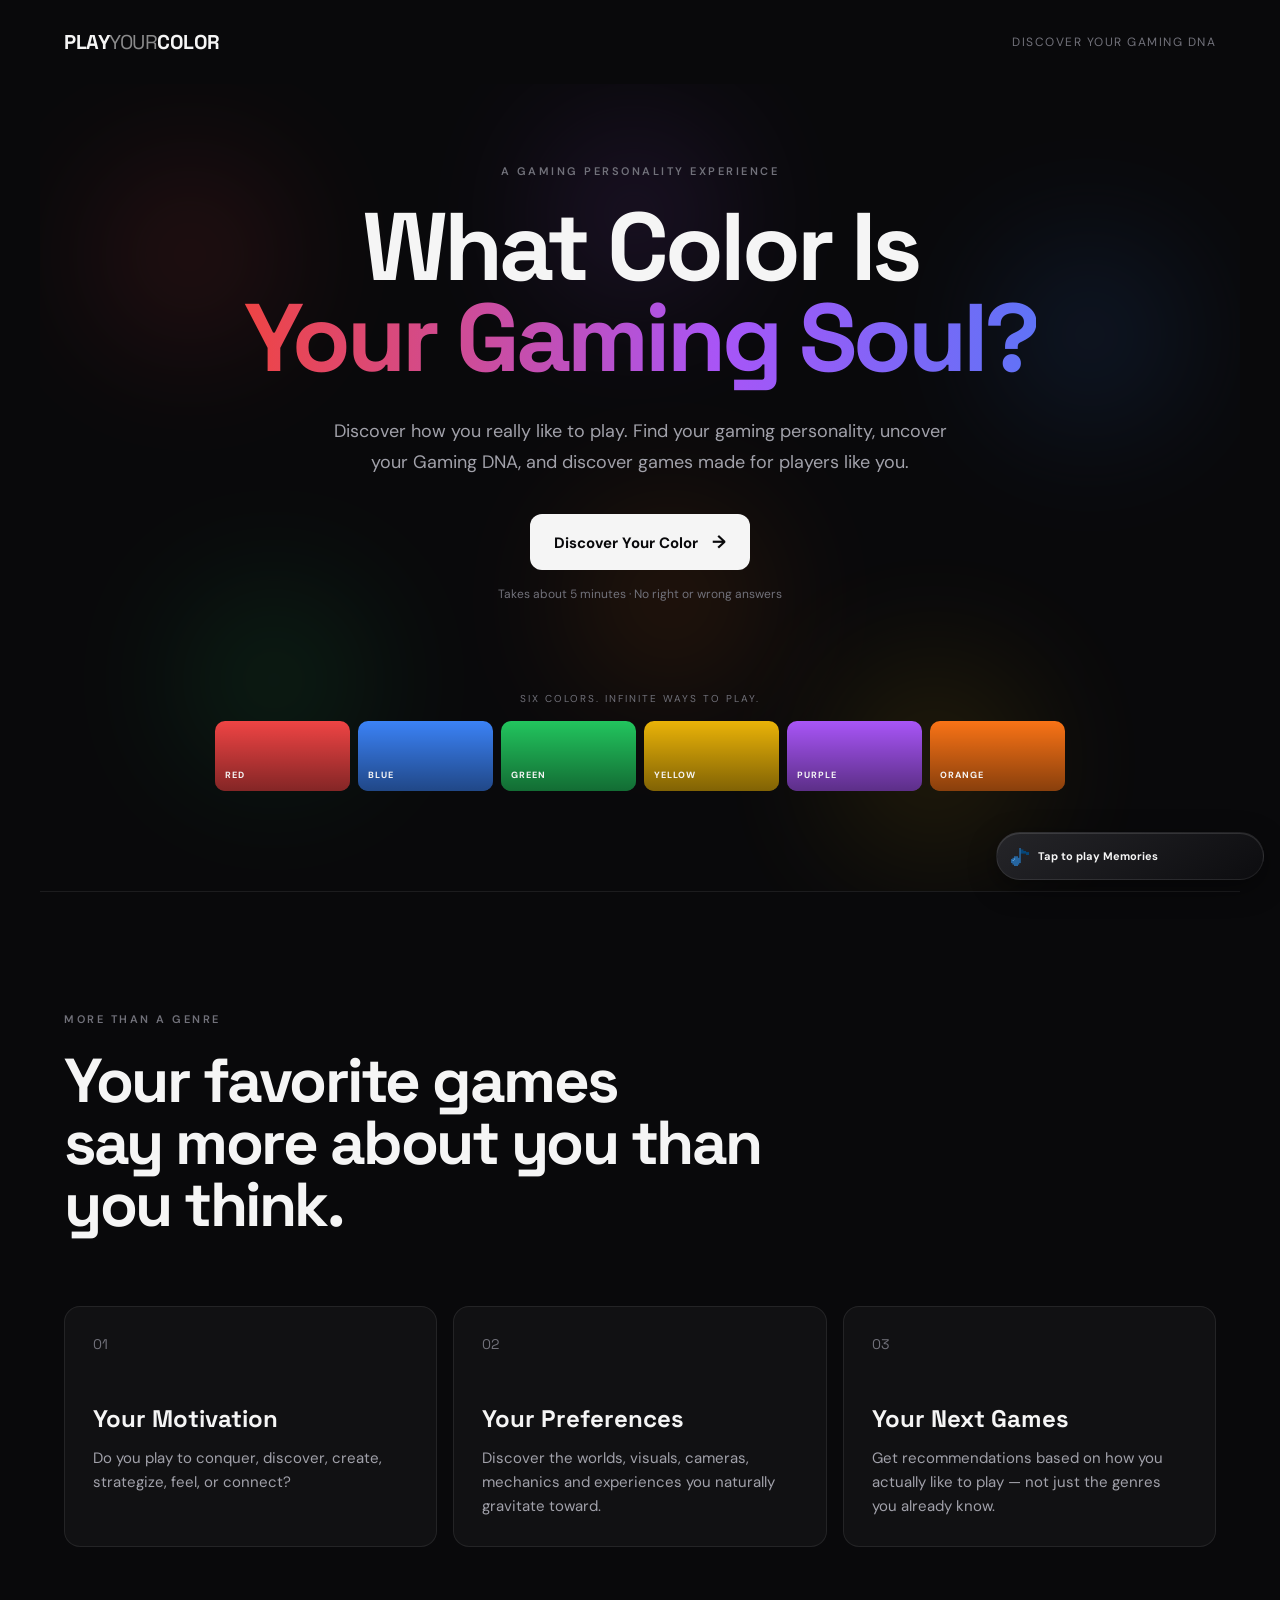
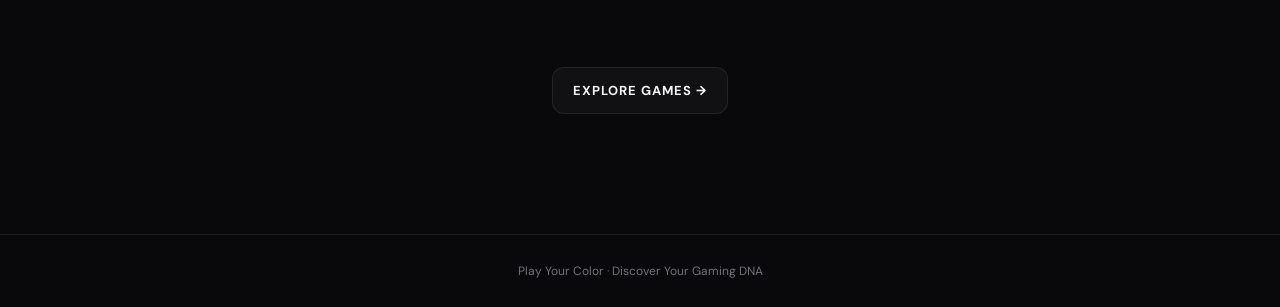
<file: index.html>
<!DOCTYPE html>
<html lang="en">

<head>
    <meta charset="UTF-8">

    <!-- To Make the website responsive on phones/tablets -->
    <meta name="viewport" content="width=device-width, initial-scale=1.0">

    <title>Play Your Color</title>
    <link rel="icon" type="image/png" href="assets/icons/index.png">
    <meta name="theme-color" content="#09090b">

    <!-- Google Font -->
    <link rel="preconnect" href="https://fonts.googleapis.com">
    <link rel="preconnect" href="https://fonts.gstatic.com" crossorigin>

    <link
        href="https://fonts.googleapis.com/css2?family=DM+Sans:wght@400;500;600;700&family=Space+Grotesk:wght@400;500;600;700&display=swap"
        rel="stylesheet">

    <!-- CSS -->
    <link rel="stylesheet" href="css/style.css?v=20261003-frequency-rail">
</head>

<body>
    <header class="navbar site-navbar">
        <a href="index.html" class="logo">
            PLAY<span>YOUR</span>COLOR
        </a>
        <nav class="site-nav-actions" aria-label="Site navigation">
            <span class="nav-label">Discover Your Gaming DNA</span>
        </nav>
    </header>

 
    <main>
        <section class="hero">
            <!-- Decorative background circles -->
            <div class="color-orb orb-red"></div>
            <div class="color-orb orb-blue"></div>
            <div class="color-orb orb-green"></div>
            <div class="color-orb orb-yellow"></div>
            <div class="color-orb orb-purple"></div>
            <div class="color-orb orb-orange"></div>

            <div class="hero-content">
                <p class="eyebrow">
                    A GAMING PERSONALITY EXPERIENCE
                </p>
                <h1>
                    What Color Is<br>
                    <span>Your Gaming Soul?</span>
                </h1>
                <p class="hero-description">
                    Discover how you really like to play.
                    Find your gaming personality, uncover your Gaming DNA,
                    and discover games made for players like you.
                </p>
                <button id="startButton" class="primary-button" type="button">
                    Discover Your Color
                    <span class="button-arrow">→</span>
                </button>
                <p class="assessment-note">
                    Takes about 5 minutes · No right or wrong answers
                </p>
            </div>

            <div class="color-preview">
                <div class="preview-title">
                    SIX COLORS. INFINITE WAYS TO PLAY.
                </div>
                <div class="color-grid">
                    <div class="preview-color color-red">
                        <span>RED</span>
                    </div>
                    <div class="preview-color color-blue">
                        <span>BLUE</span>
                    </div>
                    <div class="preview-color color-green">
                        <span>GREEN</span>
                    </div>
                    <div class="preview-color color-yellow">
                        <span>YELLOW</span>
                    </div>
                    <div class="preview-color color-purple">
                        <span>PURPLE</span>
                    </div>
                    <div class="preview-color color-orange">
                        <span>ORANGE</span>
                    </div>
                </div>
            </div>
        </section>


        <section class="intro-section">
            <div class="section-heading">
                <p class="eyebrow">
                    MORE THAN A GENRE
                </p>
                <h2>
                    Your favorite games<br>
                    say more about you than you think.
                </h2>
            </div>

            <div class="intro-grid">
                <article class="info-card">
                    <div class="card-number">
                        01
                    </div>
                    <h3>
                        Your Motivation
                    </h3>
                    <p>
                        Do you play to conquer, discover, create, strategize, feel, or connect?
                    </p>
                </article>

                <article class="info-card">
                    <div class="card-number">
                        02
                    </div>
                    <h3>
                        Your Preferences
                    </h3>
                    <p>
                        Discover the worlds, visuals, cameras, mechanics and experiences you naturally gravitate toward.
                    </p>
                </article>

                <article class="info-card">
                    <div class="card-number">
                        03
                    </div>
                    <h3>
                        Your Next Games
                    </h3>
                    <p>
                        Get recommendations based on how you actually like to play — not just the genres you already know.
                    </p>
                </article>
            </div>
        </section>

        <a href="discovery.html" class="secondary-button">
            EXPLORE GAMES →
        </a>

    </main>


    <footer class="footer">
        <p>
            Play Your Color · Discover Your Gaming DNA
        </p>
    </footer>

    <!-- Our JavaScript -->
    <script src="js/theme-color.js"></script>
    <script src="js/app.js?v=20261002.1"></script>
    <script src="js/music-player.js?v=20261003.1"></script>
</body>
</html>
</file>
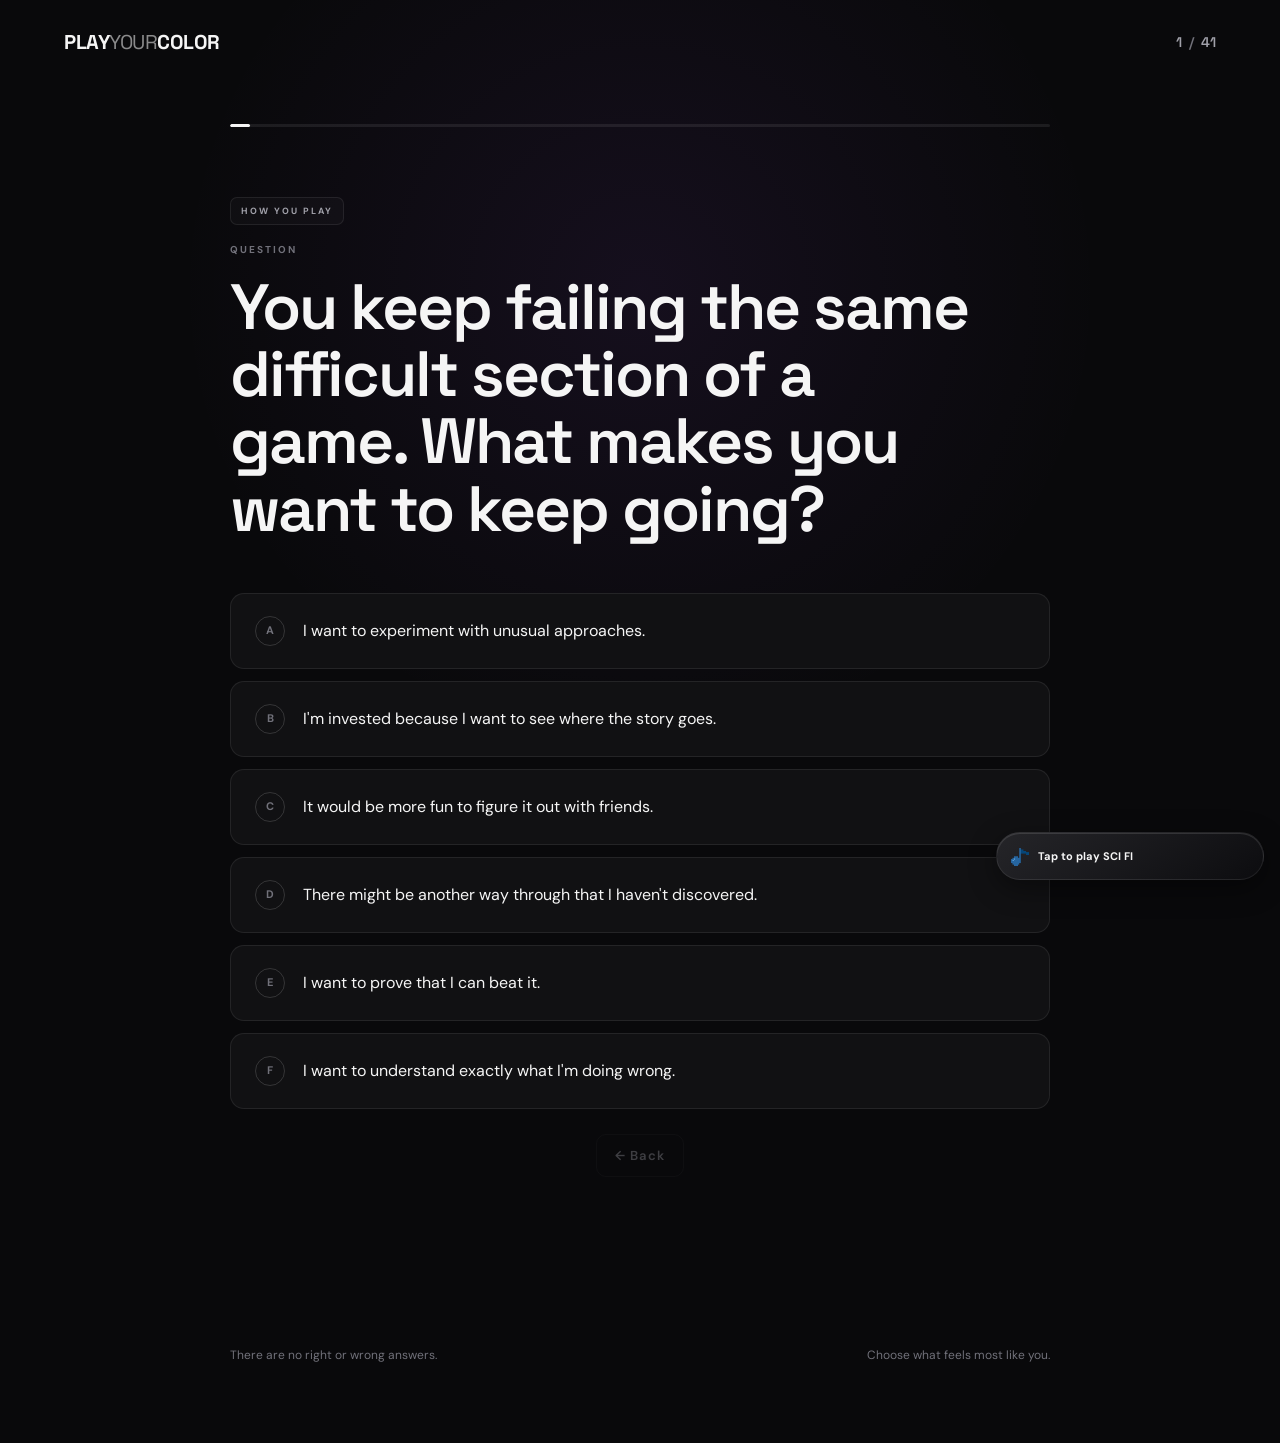
<file: assessment.html>
<!DOCTYPE html>
<html lang="en">

<head>

    <meta charset="UTF-8">

    <meta name="viewport" content="width=device-width, initial-scale=1.0">

    <title>Assessment · Play Your Color</title>
    <meta name="theme-color" content="#09090b">
    <link rel="icon" type="image/png" href="assets/icons/assessment.png">

    <!-- Fonts -->
    <link rel="preconnect" href="https://fonts.googleapis.com">
    <link rel="preconnect" href="https://fonts.gstatic.com" crossorigin>
    <link href="https://fonts.googleapis.com/css2?family=DM+Sans:wght@400;500;600;700&family=Space+Grotesk:wght@400;500;600;700&display=swap" rel="stylesheet">

    <!-- Global CSS -->
    <link rel="stylesheet" href="css/style.css?v=20261003-frequency-rail">

    <!-- Assessment CSS -->
    <link rel="stylesheet" href="css/assessment.css?v=20261002-navbar">
</head>

<body class="assessment-page">
    <header class="navbar site-navbar">
        <a href="index.html" class="logo">
            PLAY<span>YOUR</span>COLOR
        </a>

                <div class="site-nav-actions">
                    <div class="question-counter">
            <span id="currentQuestion">
                1
            </span>

            <span class="counter-divider">
                /
            </span>

            <span id="totalQuestions">
                1
            </span>
          </div>
        </div>
    </header>


    <main class="assessment-main">
        <div class="assessment-container">
            <!-- Progress -->
            <div class="progress-container">
                <div class="progress-bar" id="progressBar"></div>
            </div>
            <!-- Question -->

            <section class="question-section" id="questionSection">
                <p class="question-section-label" id="questionSectionLabel">
                    HOW YOU PLAY
                </p>

                <p class="question-label">
                    QUESTION
                </p>

                <h1 class="question-text" id="questionText">
                    Loading...
                </h1>

                <!-- Answer buttons -->
                <div class="answers" id="answersContainer">
                </div>

                <div class="question-navigation">
                    <button id="backButton" class="secondary-button" type="button" disabled>
                        ← Back
                    </button>
                </div>
            </section>

            <!-- Bottom information -->
            <div class="assessment-footer">
                <p>
                    There are no right or wrong answers.
                </p>

                <p>
                    Choose what feels most like you.
                </p>
            </div>
        </div>
    </main>

    <script src="js/theme-color.js"></script>
    <script src="js/colors.js"></script>
    <script src="js/preferences.js"></script>

    <script src="js/questions.js"></script>
    <script src="js/preference-questions.js"></script>
    <script src="js/constraint-questions.js"></script>
    <script src="js/assessment-data.js"></script>

    <script src="js/color-engine.js"></script>

    <script src="js/games-loader.js"></script>
    <script src="js/game-rubric.js"></script>
    <script src="js/game-profile.js"></script>
    <script src="js/recommendation-engine.js"></script>

    <script src="js/assessment.js?v=20261002.1"></script>
    <script src="js/music-player.js?v=20261003.1"></script>

</body>
</html>
</file>
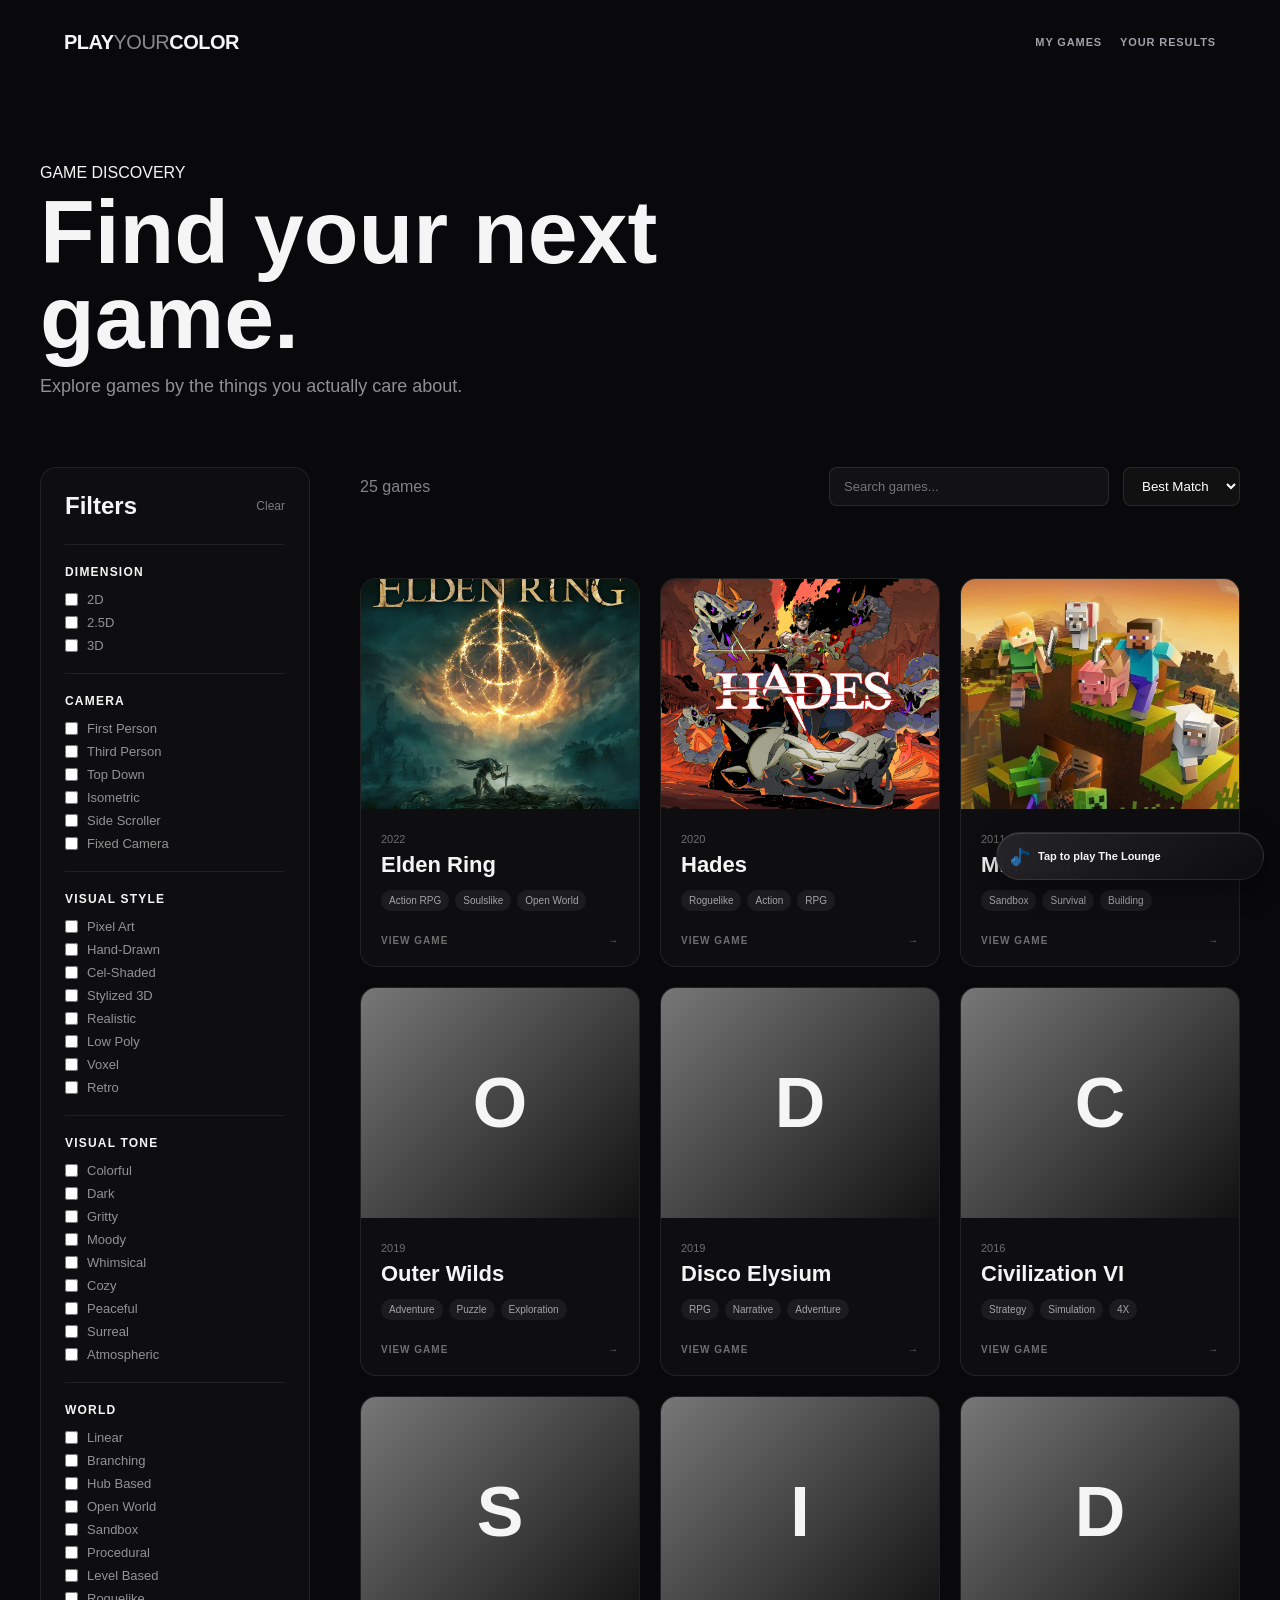
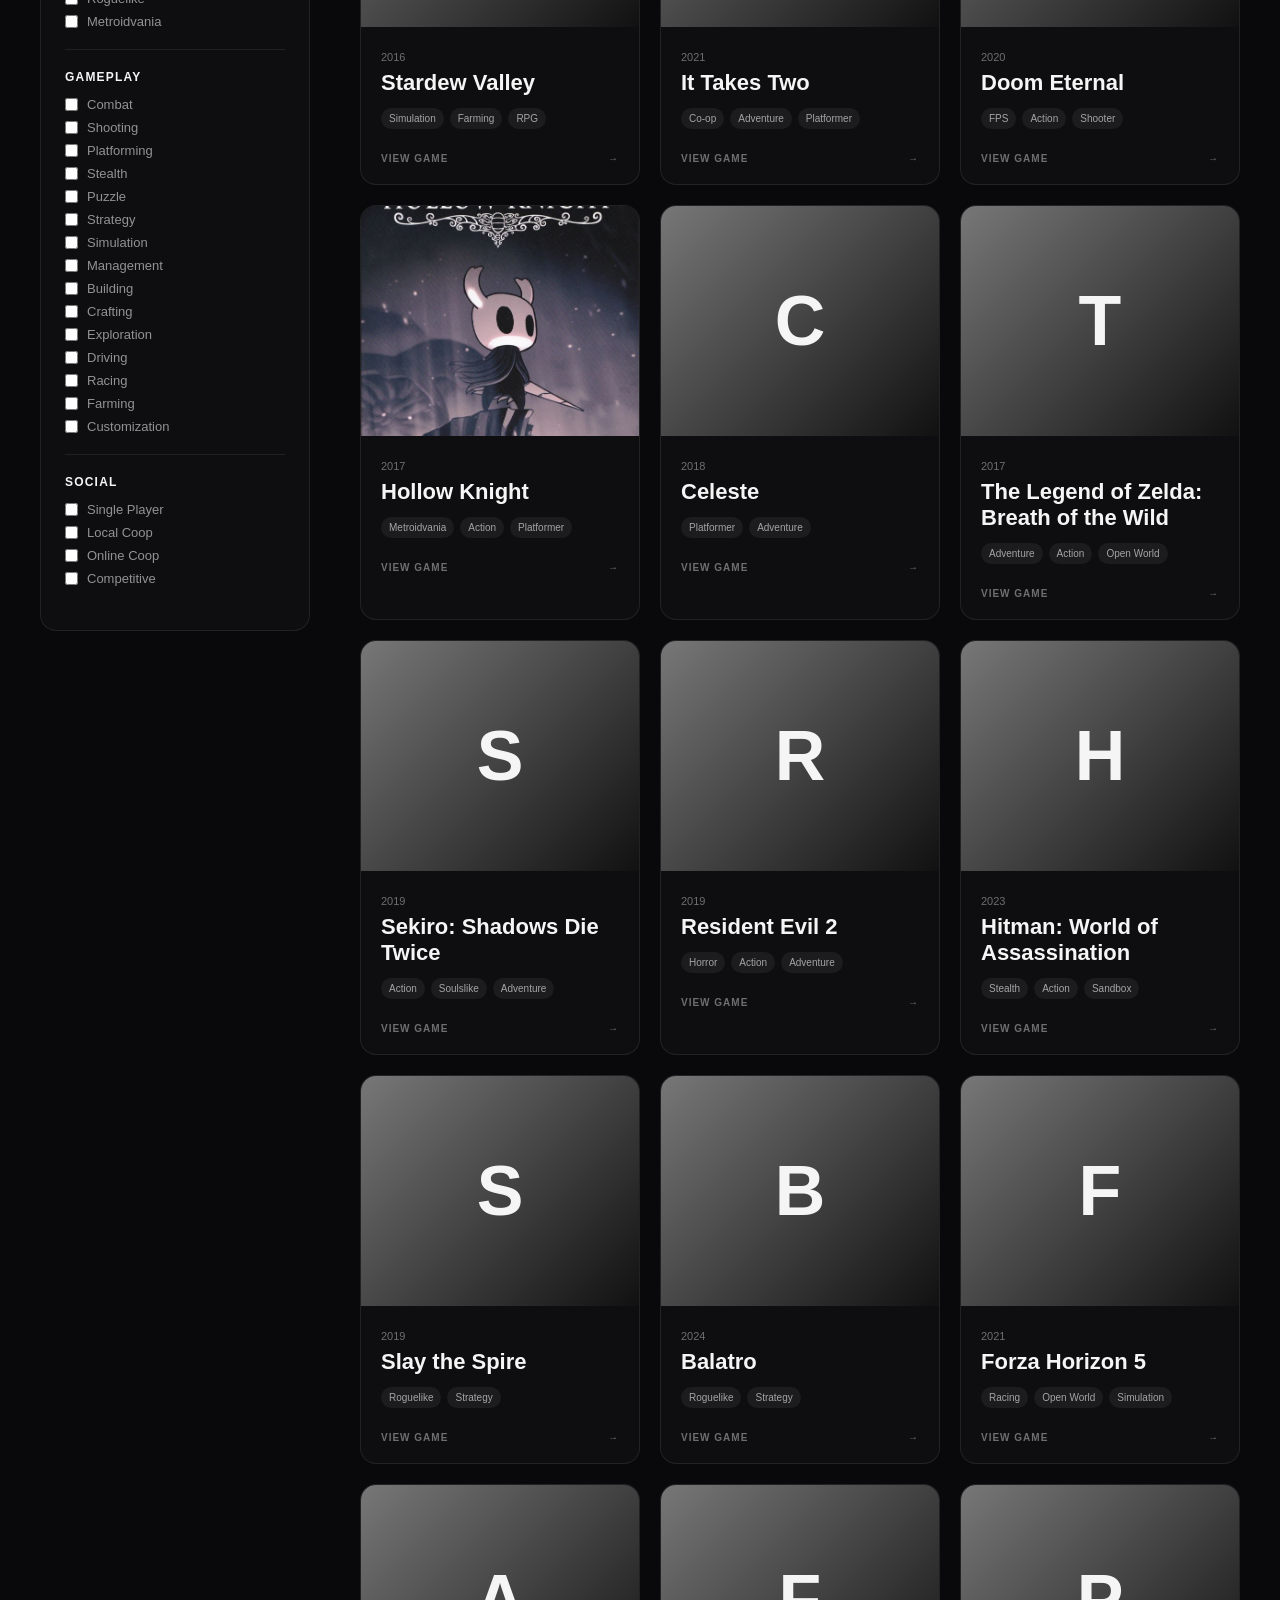
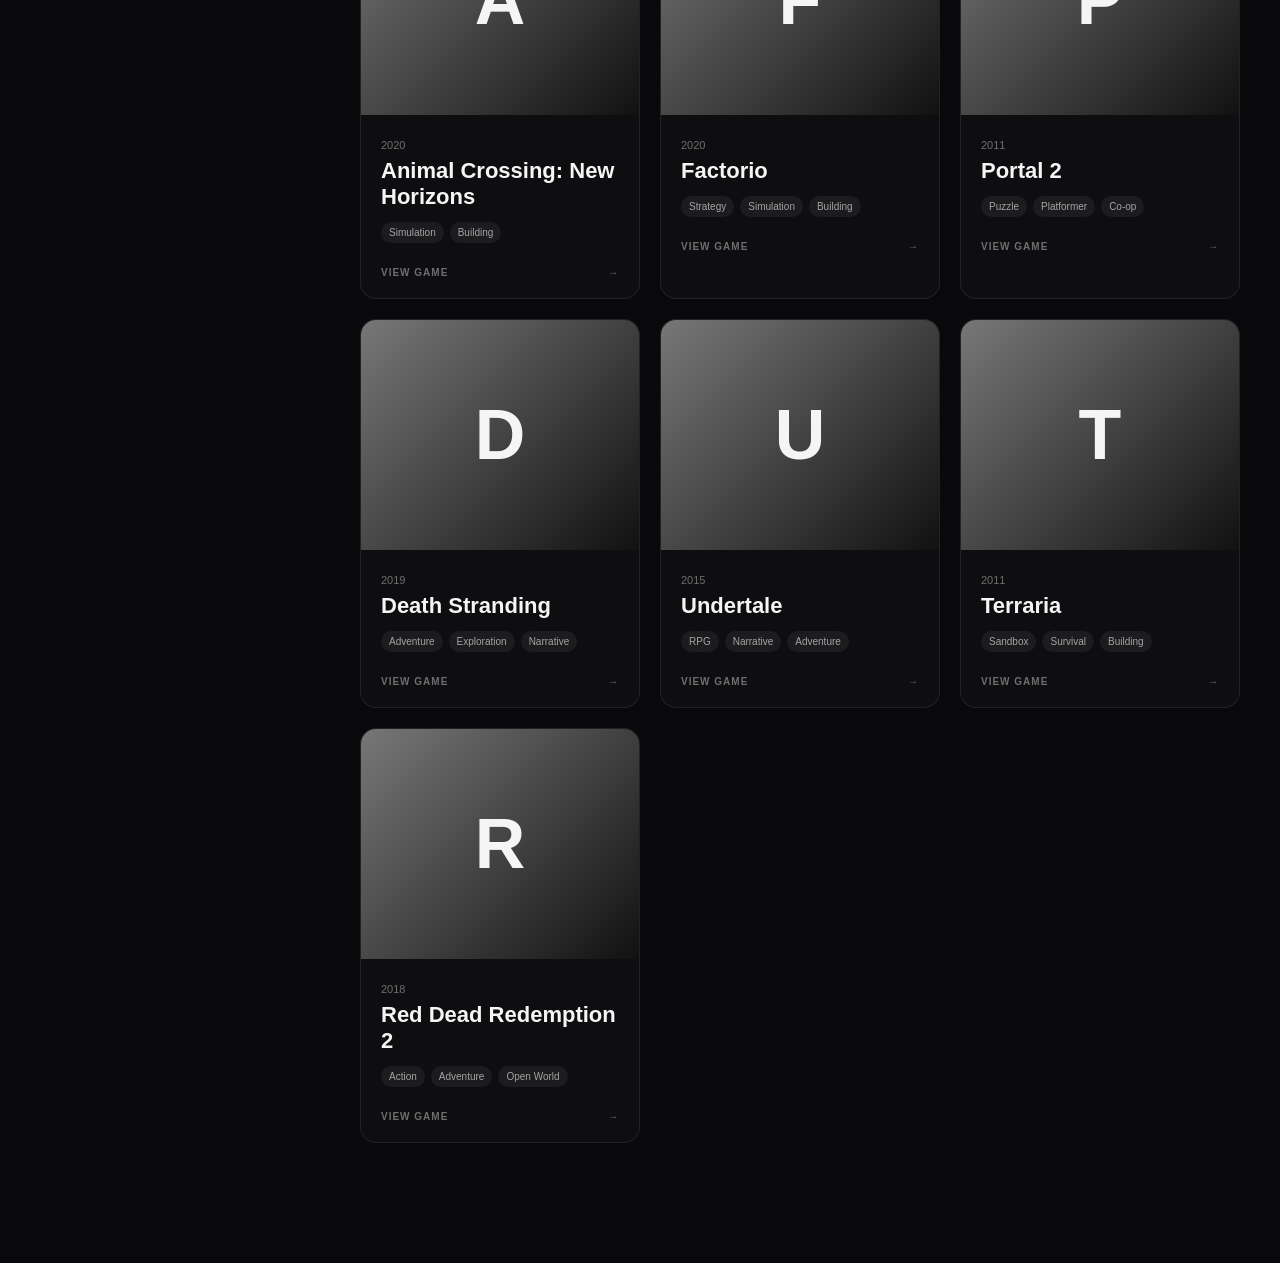
<file: discovery.html>
<!DOCTYPE html>
<html lang="en">

<head>
  <meta charset="UTF-8">

  <meta name="viewport" content="width=device-width, initial-scale=1.0">

  <title>Discover Games — Play Your Color</title>
  <meta name="theme-color" content="#09090b">
  <link rel="icon" type="image/png" href="assets/icons/discovery.png">

  <link rel="stylesheet" href="css/style.css?v=20261003-frequency-rail">
  <link rel="stylesheet" href="css/discovery.css?v=20261002-navbar">
</head>

<body>

  <header class="navbar site-navbar">
    <a href="index.html" class="logo">
      PLAY<span>YOUR</span>COLOR
    </a>
    <nav class="site-nav-actions" aria-label="Site navigation">
      <a href="my-games.html" class="site-nav-link">My Games</a>
      <a href="result.html" class="site-nav-link">Your Results</a>
    </nav>
  </header>


  <main class="discovery-page">
    <section class="discovery-intro">
      <span class="section-eyebrow">
        GAME DISCOVERY
      </span>
      <h1>
        Find your next game.
      </h1>
      <p>
        Explore games by the things you actually care about.
      </p>
    </section>


    <section class="discovery-layout">
      <!-- Filters -->
      <aside class="filter-panel">
        <div class="filter-header">
          <h2>Filters</h2>
          <button id="clearFilters" class="clear-filters">
            Clear
          </button>
        </div>
        <div id="filterGroups" class="filter-groups"></div>
      </aside>


      <!-- Results -->
      <section class="discovery-results">
        <div class="results-toolbar">
            <div class="results-summary">
                <span id="resultCount">
                0 games
                </span>
            </div>
            <div class="discovery-search">
                <input type="search" id="gameSearch" placeholder="Search games..." autocomplete="off">
            </div>
            <select id="sortGames">
                <option value="match">
                Best Match
                </option>
                <option value="name">
                Name
                </option>
                <option value="difficulty">
                Difficulty
                </option>
                <option value="year">
                Newest
                </option>
            </select>
        </div>
        <div id="activeFilters" class="active-filters"></div>
        <div id="discoveryGrid" class="discovery-grid"></div>
      </section>
    </section>
  </main>


  <script src="js/theme-color.js"></script>
  <script src="js/colors.js"></script>
  <script src="js/game-rubric.js"></script>
  <script src="js/game-profile.js"></script>
  <script src="js/games-loader.js"></script>
  <script src="js/preference-utils.js?v=20261002.1"></script>
  <script src="js/preference-engine.js"></script>
  <script src="js/constraint-engine.js"></script>
  <script src="js/recommendation-engine.js"></script>
  <script src="js/ranking-engine.js"></script>
  <script src="js/explanation-engine.js"></script>
  <script src="js/format-utils.js"></script>
  <script src="js/discovery.js"></script>
  <script src="js/music-player.js?v=20261003.1"></script>

</body>

</html>
</file>
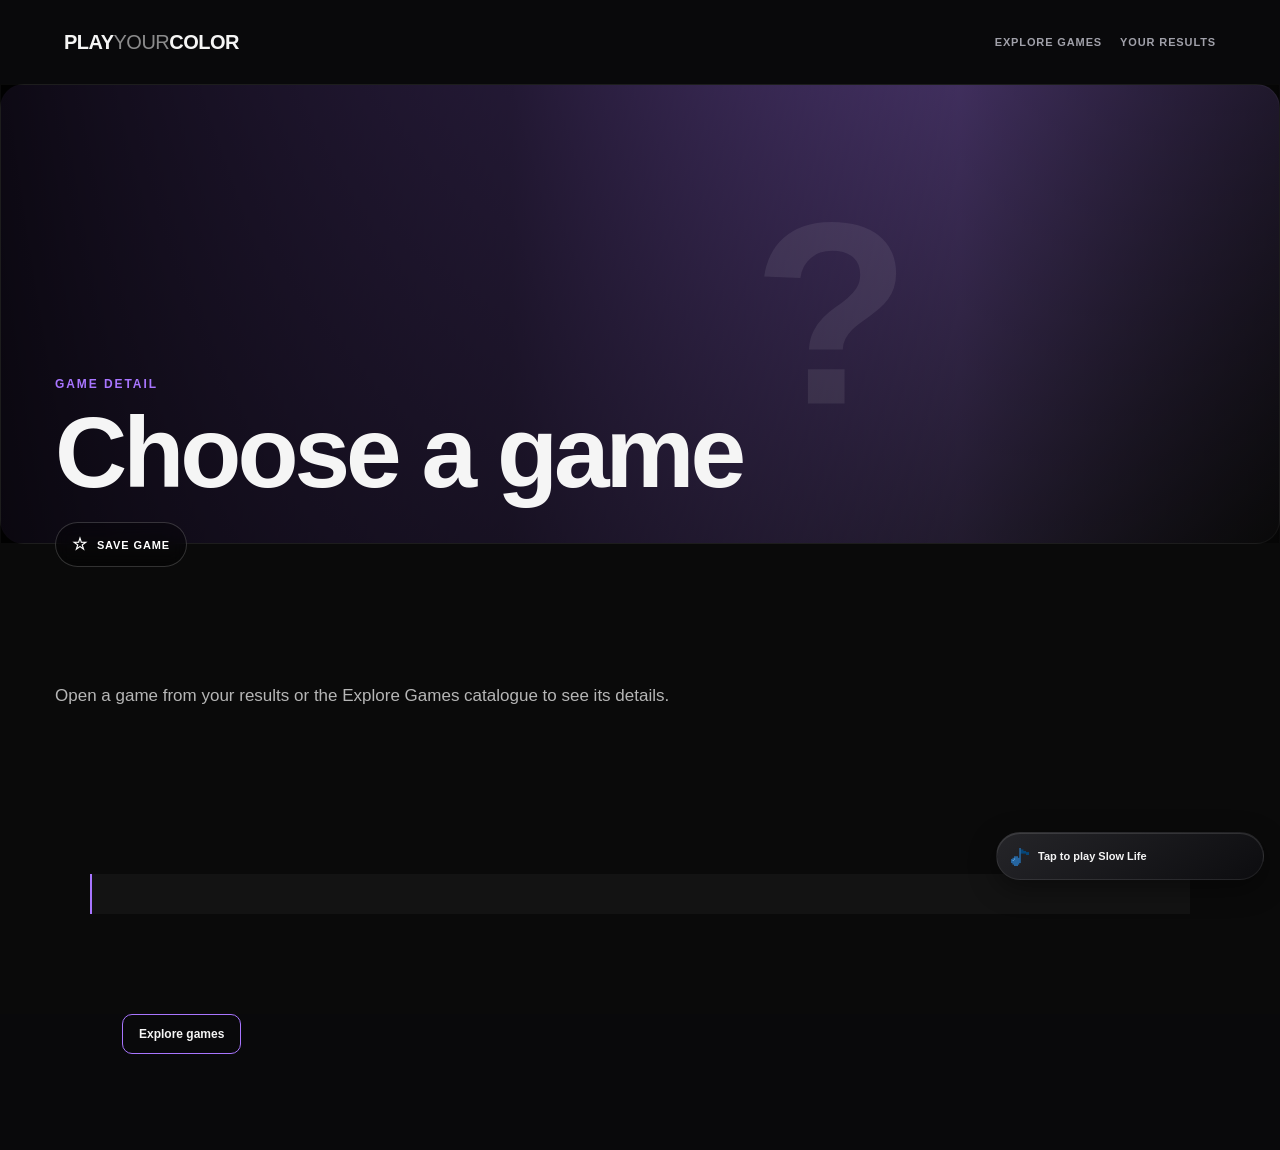
<file: game.html>
<!DOCTYPE html>

<html lang="en">
<head>
    <meta charset="UTF-8">
    <meta name="viewport" content="width=device-width, initial-scale=1.0">
    <title>
        Game — Play Your Color
    </title>
    <meta name="theme-color" content="#09090b">
    <link rel="icon" type="image/png" href="assets/icons/games.png">
    
    <link rel="stylesheet" href="css/style.css?v=20261003-frequency-rail">
    <link rel="stylesheet" href="css/game.css?v=20261002-navbar">
</head>


<body class="game-page">
    <!-- Navigation -->
    <header class="navbar site-navbar">
        <a href="index.html" class="logo">
            PLAY<span>YOUR</span>COLOR
        </a>
        <nav class="site-nav-actions" aria-label="Site navigation">
            <a href="discovery.html" class="site-nav-link">Explore Games</a>
            <a href="result.html" class="site-nav-link">Your Results</a>
        </nav>
    </header>
    
    
    <!-- Game Hero -->
    <main class="game-detail">
        
        <!-- Hero -->
        <section class="game-hero">
            <div class="game-hero-visual" id="gameHeroVisual">
                <div class="game-hero-overlay"></div>
                <div class="game-initial" id="gameInitial">
                    G
                </div>
            </div>
            
            <div class="game-hero-content">
                <div class="game-tier" id="gameTier">
                    YOUR BEST MATCH
                </div>
                <h1 id="gameTitle">
                    Loading game…
                </h1>
                <button id="favoriteButton" class="favorite-button" type="button">
                    <span id="favoriteIcon">☆</span>
                    <span id="favoriteText">SAVE GAME</span>
                </button>
                <div class="game-match-row">
                    <div class="game-match" id="gameMatch">
                    94%
                </div>
                <div class="game-match-label" id="gameMatchLabel">
                    Match
                </div>
            </div>
            <div class="game-genres" id="gameGenres">
                RPG · Action · Open World
            </div>
            <p class="game-description" id="gameDescription">
            </p>
            </div>
            <div id="gameVerdict" class="game-verdict"></div>
        </section>



        <!-- Why this game -->
        <section class="game-section">
            <div class="section-heading">
            <span class="section-eyebrow">
                THE CONNECTION
            </span>
            <h2>
                Why This Game
            </h2>
            </div>
            <div class="game-why" id="gameWhy"></div>
        </section>

        <section class="game-section">
            <div class="section-heading">
                <span class="section-eyebrow">
                    THE COMPARISON
                </span>
                <h2>
                    Your DNA vs This Game
                </h2>
                <p class="section-description">
                    See where your natural gaming preferences
                    overlap with this game's design.
                </p>
            </div>
            <div id="dnaHighlight" class="dna-highlight-container"></div>
            <div id="dnaSimilarity" class="dna-similarity"></div>
            <div id="dnaComparison" class="dna-comparison"></div>
            <section class="game-section">
                <div class="section-heading">
                    <span class="section-eyebrow">
                        YOUR READ
                    </span>
                    <h2>
                        What Stands Out
                    </h2>
                </div>
                <div id="gameInsights" class="game-insights"></div>
            </section>
        </section>

        <!-- Match breakdown -->
        <section class="game-section">
            <div class="section-heading">
            <span class="section-eyebrow">
                YOUR MATCH
            </span>
            <h2>
                Match Breakdown
            </h2>
            </div>
            <div class="game-breakdown" id="gameBreakdown"></div>
        </section>

        <!-- Game profile -->
        <section class="game-section">
            <div class="section-heading">
            <span class="section-eyebrow">
                GAME DNA
            </span>
            <h2>
                Game Profile
            </h2>
            </div>
            <div class="game-profile-grid" id="gameProfile"></div>
        </section>

        <!-- Friction -->
        <section class="game-section friction-section" id="frictionSection">
            <div class="section-heading">
            <span class="section-eyebrow">
                BEFORE YOU PLAY
            </span>
            <h2>
                One Thing to Know
            </h2>
            </div>
            <div class="game-friction" id="gameFriction"></div>
        </section>
    </main>


    <!-- Scripts -->
    <script src="js/theme-color.js"></script>
    <script src="js/colors.js"></script>
    
    <script src="js/game-rubric.js"></script>
    <script src="js/game-profile.js"></script>
    <script src="js/games-loader.js"></script>
    
    <script src="js/preference-utils.js?v=20261002.1"></script>
    <script src="js/preference-engine.js"></script>
    <script src="js/constraint-engine.js"></script>
    <script src="js/recommendation-engine.js"></script>
    <script src="js/ranking-engine.js"></script>
    
    <script src="js/explanation-engine.js"></script>
    <script src="js/insight-engine.js"></script>
    
    <script src="js/format-utils.js"></script>

    <script src="js/dna-utils.js"></script>
    <script src="js/favorites.js"></script>
    <script src="js/game.js?v=20260906"></script>
    <script src="js/music-player.js?v=20261003.1"></script>

</body>

</html>
</file>
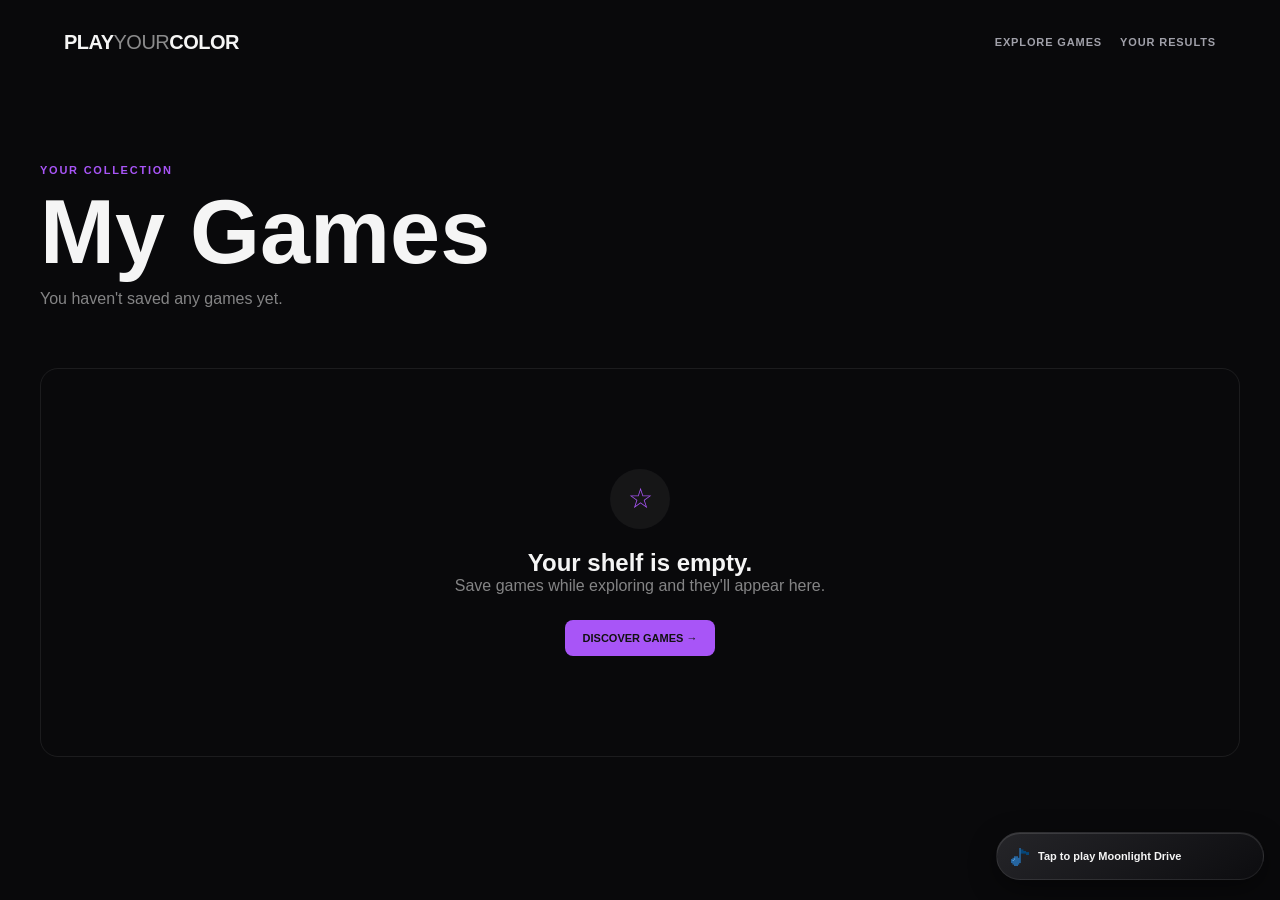
<file: my-games.html>
<!DOCTYPE html>
<html lang="en">

<head>
  <meta charset="UTF-8">
  <meta name="viewport" content="width=device-width, initial-scale=1.0">
  <title>My Games — Play Your Color</title>
  <meta name="theme-color" content="#09090b">
  <link rel="icon" type="image/png" href="assets/icons/my-games.png">

  <link rel="stylesheet" href="css/style.css?v=20261003-frequency-rail">
  <link rel="stylesheet" href="css/my-games.css?v=20261002-navbar">
</head>

<body>
  <header class="navbar site-navbar">
    <a href="index.html" class="logo">
      PLAY<span>YOUR</span>COLOR
    </a>
    <nav class="site-nav-actions" aria-label="Site navigation">
      <a href="discovery.html" class="site-nav-link">Explore Games</a>
      <a href="result.html" class="site-nav-link">Your Results</a>
    </nav>
  </header>

  <main class="my-games-page">
    <section class="my-games-intro">
      <span class="section-eyebrow">
        YOUR COLLECTION
      </span>
      <h1>
        My Games
      </h1>
      <p id="collectionSummary">
        Games you've saved.
      </p>
    </section>

    <section id="myGamesGrid" class="my-games-grid"></section>

    <section id="compareSection" class="compare-section" hidden>
      <div class="section-heading">
        <span class="section-eyebrow">
          GAME COMPARISON
        </span>
        <h2>
          Compare Your Games
        </h2>
      </div>

      <div id="compareControls" class="compare-controls"></div>

      <div id="compareResult" class="compare-result"></div>
    </section>
  </main>

  <script src="js/theme-color.js"></script>
  <script src="js/colors.js"></script>
  <script src="js/game-rubric.js"></script>
  <script src="js/game-profile.js"></script>
  <script src="js/games-loader.js"></script>
  <script src="js/preference-engine.js"></script>
  <script src="js/constraint-engine.js"></script>
  <script src="js/recommendation-engine.js"></script>
  <script src="js/ranking-engine.js"></script>
  <script src="js/explanation-engine.js"></script>
  <script src="js/format-utils.js"></script>
  <script src="js/dna-utils.js"></script>
  <script src="js/favorites.js"></script>
  <script src="js/my-games.js?v=20260906"></script>
  <script src="js/music-player.js?v=20261003.1"></script>
</body>
</html>
</file>
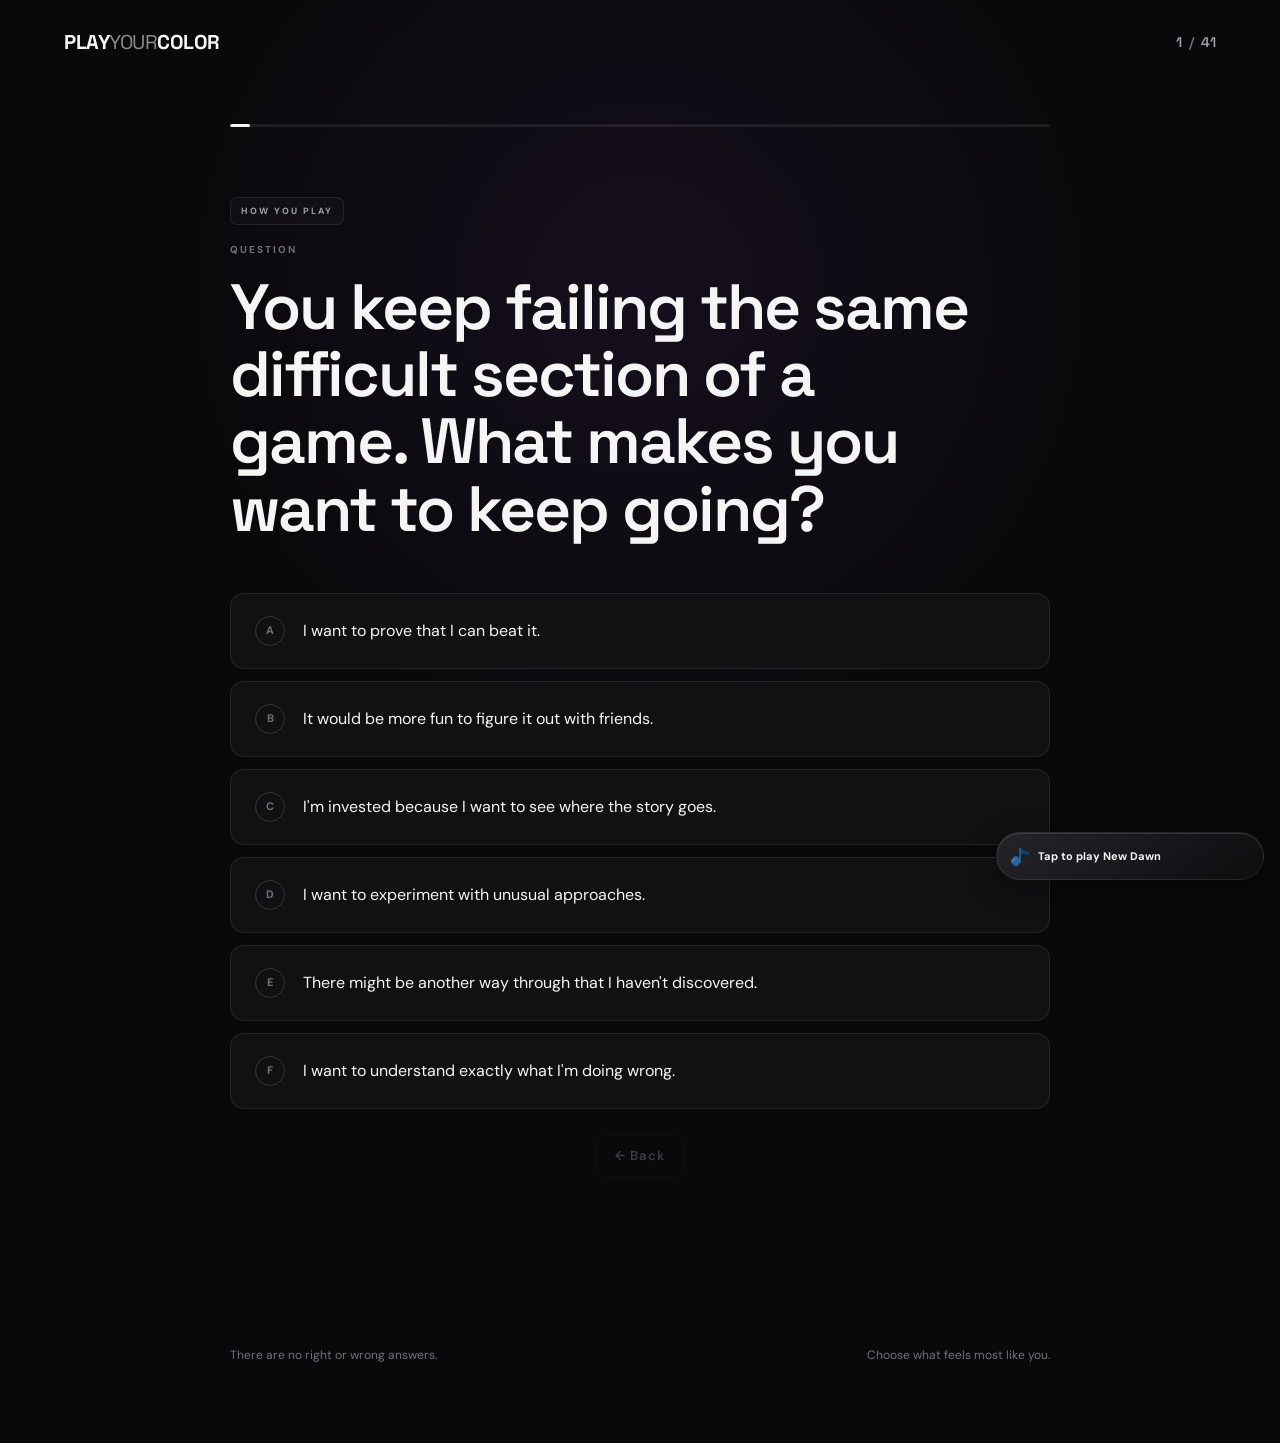
<file: result.html>
<!DOCTYPE html>
<html lang="en">

<head>

    <meta charset="UTF-8">

    <meta name="viewport" content="width=device-width, initial-scale=1.0">

    <title>Your Gaming Color · Play Your Color</title>
    <meta name="theme-color" content="#09090b">
    <link rel="icon" type="image/png" href="assets/icons/result.png">

    <!-- Fonts -->
    <link rel="preconnect" href="https://fonts.googleapis.com">
    <link rel="preconnect" href="https://fonts.gstatic.com" crossorigin>

    <link
        href="https://fonts.googleapis.com/css2?family=DM+Sans:wght@400;500;600;700&family=Space+Grotesk:wght@400;500;600;700&display=swap"
        rel="stylesheet"
    >

    <!-- Global CSS -->
    <link rel="stylesheet" href="css/style.css?v=20261003-frequency-rail">

    <!-- Result CSS -->
    <link rel="stylesheet" href="css/result.css?v=20261002-navbar">
</head>


<body class="result-page">

    <!-- Navigation -->
    <header class="navbar site-navbar">
        <a href="index.html" class="logo">
            PLAY<span>YOUR</span>COLOR
        </a>

        <nav class="site-nav-actions" aria-label="Site navigation">
            <a href="my-games.html" class="site-nav-link">My Games</a>
            <a href="discovery.html" class="site-nav-link">Explore Games</a>
            <button id="restartButton" class="restart-button" type="button">
                Retake Assessment
            </button>
        </nav>
    </header>


   <!-- Results -->
    <main>        
        <!-- Hero Result -->
        <section class="result-hero">
            <div class="result-container">
                <p class="result-eyebrow" id="resultEyebrow">
                    YOUR GAMING COLOR
                </p>

                <div class="color-orb" id="colorOrb">
                </div>

                <h1 class="result-color-name" id="resultColorName">
                    RED
                </h1>

                <h2 class="result-archetype" id="resultArchetype">
                    THE CHALLENGER
                </h2>

                <p class="result-tagline" id="resultTagline">
                    You play to overcome.
                </p>

                <p class="result-description" id="resultDescription">
                </p>

                <div class="result-keywords" id="resultKeywords">
                </div>
            </div>
        </section>

        <section class="secondary-color-section">
            <div class="result-container">
                <p class="eyebrow">
                    YOUR SECOND COLOR
                </p>

                <div class="secondary-color-card">
                    <div class="secondary-color-orb" id="secondaryColorOrb">
                    </div>

                    <div>
                        <h3 id="secondaryColorName">
                            GREEN
                        </h3>

                        <p id="secondaryColorArchetype">
                            THE EXPLORER
                        </p>
                    </div>
                </div>
            </div>
        </section>


        <!-- Color Information -->
        <section class="result-section">
            <div class="result-container">
                <div class="section-heading">
                    <p class="eyebrow">
                        YOUR PROFILE
                    </p>

                    <h2>
                        More than<br>
                        one color.
                    </h2>
                </div>

                <div class="profile-grid">

                    <!-- Primary -->
                    <article class="profile-card">
                        <p class="card-label">
                            PRIMARY COLOR
                        </p>

                        <div class="profile-color-dot" id="primaryDot"></div>

                        <h3 id="primaryName">
                            The Challenger
                        </h3>

                        <p id="primaryDescription">
                            Your dominant gaming motivation.
                        </p>
                    </article>

                    <!-- Secondary -->
                    <article class="profile-card">
                        <p class="card-label">
                            SECONDARY COLOR
                        </p>

                        <div class="profile-color-dot" id="secondaryDot"></div>

                        <h3 id="secondaryName">
                            The Explorer
                        </h3>

                        <p id="secondaryDescription">
                            A strong secondary influence on how you play.
                        </p>
                    </article>

                </div>
            </div>
        </section>

        <section class="result-section">
            <div class="result-container">
                <div class="section-heading">
                    <p class="eyebrow">YOUR GAMING DNA</p>
                    <h2>More than<br>a color.</h2>
                    <p class="section-introduction">Your color describes the way you play. Your Gaming DNA describes the games you're naturally drawn toward.</p>
                </div>
                <div id="playerDNAGrid" class="player-dna-grid"></div>
            </div>
        </section>


        <!-- Color BreakDown -->
        <section class="result-section">
            <div class="result-container">
                <div class="section-heading">
                    <p class="eyebrow">
                        COLOR BREAKDOWN
                    </p>

                    <h2>
                        Where you<br>
                        fit on the spectrum.
                    </h2>
                </div>

                <div class="color-bars" id="colorBars"></div>
            </div>
        </section>


        <!-- Trait Breakdown -->
        <!-- Personality -->
        <section class="result-section">
            <div class="result-container">
                <div class="section-heading">
                    <p class="eyebrow">
                        PERSONALITY
                    </p>
                    <h2>
                        What drives<br>
                        the way you play.
                    </h2>
                </div>
                <div class="trait-grid" id="traitGrid">
                </div>
            </div>
        </section>

        <!-- Visual Trait -->
        <section class="result-section">
            <div class="result-container">
                <div class="section-heading">
                    <p class="eyebrow">
                        VISUAL DNA
                    </p>
                    <h2>
                        The worlds<br>
                        you're drawn to.
                    </h2>
                </div>
                <div class="preference-section-grid" id="visualDNA">
                </div>
            </div>
        </section>

        <!-- Presentation Trait -->
        <section class="result-section">
            <div class="result-container">
                <div class="section-heading">
                    <p class="eyebrow">
                        PRESENTATION DNA
                    </p>
                    <h2>
                        How you prefer<br>
                        to see the game.
                    </h2>
                </div>
                <div class="preference-section-grid" id="presentationDNA">
                </div>
            </div>
        </section>

        <!-- World Trait -->
        <section class="result-section">
            <div class="result-container">
                <div class="section-heading">
                    <p class="eyebrow">
                        WORLD DNA
                    </p>
                    <h2>
                        The worlds<br>
                        you want to inhabit.
                    </h2>
                </div>
                <div class="preference-section-grid" id="worldDNA">
                </div>
            </div>
        </section>

        <!-- Gameplay Trait -->
        <section class="result-section">
            <div class="result-container">
                <div class="section-heading">
                    <p class="eyebrow">
                        GAMEPLAY DNA
                    </p>
                    <h2>
                        What you actually<br>
                        want to do.
                    </h2>
                </div>
                <div class="preference-section-grid" id="gameplayDNA">
                </div>
            </div>
        </section>

        <!-- Experience Trait -->
        <section class="result-section">
            <div class="result-container">
                <div class="section-heading">
                    <p class="eyebrow">
                        EXPERIENCE DNA
                    </p>
                    <h2>
                        How you want<br>
                        the game to feel.
                    </h2>
                </div>
                <div class="preference-section-grid" id="experienceDNA">
                </div>
            </div>
        </section>


        <!-- Future Plan -->
        <section class="result-section recommendations-section">
            <div class="result-container">
                <div class="section-heading">
                    <p class="eyebrow">
                        YOUR TOP MATCHES
                    </p>

                    <h2>
                        Games that<br>
                        fit the way you play.
                    </h2>
                </div>
            
                <div class="featured-match-section">
                <p class="eyebrow" id="featuredRecommendationLabel">
                    YOUR #1 MATCH
                </p>
                <div id="featuredRecommendation" class="featured-recommendation"></div>
                </div>

                <!-- Recommendation cards -->
                <div class="recommendation-list" id="recommendationList"></div>
            </div>
        </section>

        <section class="result-section surprise-section">
            <div class="result-container">
                <div class="section-heading">
                    <p class="eyebrow">
                        OUTSIDE YOUR COMFORT ZONE
                    </p>
                    <h2>
                        A few games<br>
                        you might not expect.
                    </h2>
                </div>
                <div class="recommendation-list" id="surpriseList">
                </div>
            </div>
        </section>

        <div class="discovery-cta">
            <span>
                WANT TO EXPLORE MORE?
            </span>
            <a href="discovery.html">
                DISCOVER ALL GAMES →
            </a>
        </div>

    </main>


    <!-- Footer -->
    <footer class="footer">
        <p>
            Play Your Color · Discover Your Gaming DNA
        </p>
    </footer>


    <!-- JavaScript -->
    <script src="js/theme-color.js"></script>
    <script src="js/colors.js"></script>

    <script src="js/game-rubric.js"></script>
    <script src="js/game-profile.js"></script>
    <script src="js/games-loader.js"></script>  

    <script src="js/preference-utils.js?v=20261002.1"></script>
    <script src="js/preference-engine.js"></script>
    <script src="js/constraint-engine.js"></script>

    <script src="js/recommendation-engine.js"></script>
    <script src="js/ranking-engine.js"></script>
    <script src="js/explanation-engine.js"></script>
    <script src="js/insight-engine.js"></script>

    <!-- <script src="js/test-recommendations.js"></script> -->
    <script src="js/format-utils.js"></script>
    <script src="js/dna-utils.js"></script>

    <script src="js/result.js?v=20261002.1"></script>
    <script src="js/music-player.js?v=20261003.1"></script>

</body>
</html>
</file>
<file: css/style.css>
* {
  margin: 0;
  padding: 0;
  box-sizing: border-box;
}

:root {
  --background: #09090b;
  --background-soft: #111113;

  --text-primary: #f5f5f5;
  --text-secondary: #a1a1aa;
  --text-muted: #71717a;

  --border: rgba(255, 255, 255, 0.08);

  --red: #ef4444;
  --blue: #3b82f6;
  --green: #22c55e;
  --yellow: #eab308;
  --purple: #a855f7;
  --orange: #f97316;

  --container-width: 1200px;
}

body {
  background: var(--background);

  color: var(--text-primary);

  font-family: "DM Sans", sans-serif;

  min-height: 100vh;

  overflow-x: hidden;
}

h1,
h2,
h3 {
  font-family: "Space Grotesk", sans-serif;
}

.navbar {
  width: 100%;

  max-width: var(--container-width);

  margin: 0 auto;

  padding: 28px 24px;

  display: flex;

  align-items: center;

  justify-content: space-between;

  position: relative;

  z-index: 10;
}

.site-navbar {
  min-height: 84px;
  gap: 16px;
}

.site-nav-actions {
  display: flex;
  align-items: center;
  justify-content: flex-end;
  gap: 8px 18px;
  min-width: 0;
  margin-left: auto;
}

.site-nav-link {
  padding: 8px 0;
  color: var(--text-secondary);
  font-size: 11px;
  font-weight: 700;
  letter-spacing: 0.08em;
  text-decoration: none;
  text-transform: uppercase;
  white-space: nowrap;
  transition: color 0.2s ease;
}

.site-nav-link:hover,
.site-nav-link:focus-visible {
  color: var(--result-color, var(--text-primary));
}

@media (max-width: 720px) {
  .navbar.site-navbar {
    min-height: 0;
    flex-wrap: wrap;
    row-gap: 10px;
    padding: 20px 18px;
  }

  .site-nav-actions {
    width: 100%;
    justify-content: flex-end;
    gap: 4px 14px;
  }

  .site-nav-actions .nav-label {
    margin-left: auto;
  }

  .site-nav-link {
    font-size: 10px;
  }
}

.logo {
  text-decoration: none;

  color: var(--text-primary);

  font-family: "Space Grotesk", sans-serif;

  font-weight: 700;

  font-size: 20px;

  letter-spacing: -0.5px;
}

.logo span {
  font-weight: 400;

  opacity: 0.55;
}

.nav-label {
  font-size: 12px;

  color: var(--text-muted);

  letter-spacing: 1.5px;

  text-transform: uppercase;
}

.music-controls {
  position: fixed;
  right: max(16px, env(safe-area-inset-right));
  bottom: max(16px, env(safe-area-inset-bottom));
  z-index: 1000;
  isolation: isolate;
  width: 52px;
  height: 52px;
  --music-menu-offset: 56px;
}

.music-controls::before {
  position: absolute;
  inset: -5px;
  z-index: -1;
  border: 1px solid var(--result-color, var(--purple));
  border-radius: 50%;
  content: "";
  opacity: 0;
  pointer-events: none;
}

.music-controls.is-playing::before {
  animation: music-active-orbit 2.8s ease-out infinite;
}

@keyframes music-active-orbit {
  0% {
    opacity: 0.52;
    transform: scale(0.94);
  }
  100% {
    opacity: 0;
    transform: scale(1.5);
  }
}

.music-controls.has-error {
  --music-error-width: 268px;
  --music-menu-offset: 288px;
}

.music-toggle {
  position: absolute;
  top: 0;
  right: 0;
  z-index: 3;
  display: flex;
  align-items: center;
  justify-content: center;
  width: 52px;
  height: 52px;
  padding: 0;
  overflow: hidden;
  border: 1px solid var(--border);
  border-radius: 50%;
  background: linear-gradient(145deg, rgba(38, 38, 42, 0.97), rgba(13, 13, 16, 0.97));
  color: var(--text-primary);
  cursor: pointer;
  box-shadow: inset 0 1px 0 rgba(255, 255, 255, 0.12), 0 8px 28px rgba(0, 0, 0, 0.42);
  backdrop-filter: blur(12px);
  transition: border-color 0.2s ease, background 0.2s ease, transform 0.2s ease, box-shadow 0.2s ease;
}

.music-toggle:hover,
.music-toggle:focus-visible,
.music-toggle.is-playing {
  border-color: var(--result-color, var(--purple));
}

.music-toggle.is-playing {
  box-shadow:
    inset 0 1px 0 rgba(255, 255, 255, 0.15),
    0 0 18px rgba(255, 255, 255, 0.12),
    0 8px 28px rgba(0, 0, 0, 0.42);
}

.music-controls:hover .music-toggle,
.music-controls:focus-within .music-toggle,
.music-controls.is-expanded .music-toggle {
  transform: translateY(-1px) scale(1.04);
}

.music-toggle:focus-visible {
  outline: 2px solid var(--result-color, var(--purple));
  outline-offset: 3px;
}

.music-toggle-icon {
  display: block;
  width: 22px;
  height: 22px;
  object-fit: contain;
}

.music-toggle-icons {
  position: absolute;
  top: 8px;
  left: 50%;
  display: block;
  width: 21px;
  height: 21px;
  transform: translateX(-50%);
}

.music-toggle-icon {
  position: absolute;
  inset: 0;
  opacity: 0;
  transition: none;
}

.music-toggle-play-icon,
.music-toggle:not(.is-playing) .music-toggle-play-icon {
  opacity: 1;
}

.music-toggle.is-playing .music-toggle-play-icon {
  opacity: 0;
}

.music-toggle.is-playing .music-toggle-pause-icon {
  opacity: 1;
  filter: drop-shadow(0 0 5px var(--result-color, var(--purple)));
}

.music-frequency-rail {
  position: absolute;
  bottom: 8px;
  left: 50%;
  display: flex;
  width: 16px;
  height: 9px;
  align-items: flex-end;
  justify-content: center;
  gap: 2px;
  transform: translateX(-50%);
}

.music-frequency-rail i {
  display: block;
  width: 2.5px;
  height: 4px;
  border-radius: 2px;
  background: var(--result-color, var(--purple));
  opacity: 0.72;
  transform-origin: center bottom;
}

.music-frequency-rail i:nth-child(2) {
  height: 7px;
}

.music-frequency-rail i:nth-child(3) {
  height: 5px;
}

.music-controls.is-playing .music-frequency-rail i {
  opacity: 1;
  animation: music-frequency-bounce 0.72s ease-in-out infinite alternate;
}

.music-controls.is-playing .music-frequency-rail i:nth-child(2) {
  animation-delay: 0.18s;
}

.music-controls.is-playing .music-frequency-rail i:nth-child(3) {
  animation-delay: 0.32s;
}

.music-controls.is-playing .music-frequency-rail i:nth-child(4) {
  animation-delay: 0.1s;
}

@keyframes music-frequency-bounce {
  from {
    transform: scaleY(0.45);
  }
  to {
    transform: scaleY(1.45);
  }
}

.music-toggle-label {
  position: absolute;
  width: 1px;
  height: 1px;
  overflow: hidden;
  clip: rect(0, 0, 0, 0);
  white-space: nowrap;
}

.music-controls.has-error .music-toggle-label {
  position: static;
  width: auto;
  height: auto;
  overflow: visible;
  clip: auto;
  padding-left: 8px;
  font: 700 11px "DM Sans", sans-serif;
}

.music-controls.has-error .music-toggle {
  width: var(--music-error-width);
  height: 48px;
  justify-content: flex-start;
  padding: 0 12px;
  border-radius: 999px;
}

.music-controls.has-error .music-toggle-icons {
  position: relative;
  top: auto;
  left: auto;
  flex: 0 0 21px;
  transform: none;
}

.music-controls.has-error .music-frequency-rail {
  display: none;
}

.music-menu-toggle {
  position: absolute;
  top: 2px;
  right: 2px;
  z-index: 2;
  display: grid;
  flex: 0 0 48px;
  width: 48px;
  height: 48px;
  align-content: center;
  justify-items: center;
  gap: 4px;
  border: 1px solid var(--border);
  border-radius: 50%;
  background: linear-gradient(145deg, rgba(38, 38, 42, 0.97), rgba(13, 13, 16, 0.97));
  color: var(--text-primary);
  cursor: pointer;
  opacity: 0;
  visibility: hidden;
  pointer-events: none;
  transform: translateX(0) scale(0.5);
  box-shadow: inset 0 1px 0 rgba(255, 255, 255, 0.12), 0 8px 28px rgba(0, 0, 0, 0.42);
  backdrop-filter: blur(12px);
  transition:
    border-color 0.2s ease,
    transform 0.42s cubic-bezier(0.16, 1, 0.3, 1),
    opacity 0.24s ease,
    visibility 0s linear 0.42s,
    background 0.2s ease;
}

.music-controls:hover .music-menu-toggle,
.music-controls:focus-within .music-menu-toggle,
.music-controls.is-expanded .music-menu-toggle {
  opacity: 1;
  visibility: visible;
  pointer-events: auto;
  transform: translateX(calc(0px - var(--music-menu-offset))) scale(1);
  transition-delay: 0s;
}

.music-menu-toggle:hover,
.music-menu-toggle:focus-visible,
.music-controls.menu-open .music-menu-toggle {
  border-color: var(--result-color, var(--purple));
  box-shadow:
    inset 0 1px 0 rgba(255, 255, 255, 0.16),
    0 0 15px rgba(255, 255, 255, 0.12),
    0 8px 28px rgba(0, 0, 0, 0.42);
}

.music-menu-toggle:hover {
  filter: brightness(1.15);
}

.music-menu-toggle:focus-visible {
  outline: 2px solid var(--result-color, var(--purple));
  outline-offset: 3px;
}

.music-menu-toggle span {
  width: 16px;
  height: 2.5px;
  border-radius: 2px;
  background: linear-gradient(90deg, var(--text-secondary), var(--text-primary));
  transition: transform 0.24s cubic-bezier(0.2, 0.75, 0.25, 1), opacity 0.16s ease, width 0.2s ease, background 0.2s ease;
}

.music-menu-toggle:hover span,
.music-controls.menu-open .music-menu-toggle span {
  background: var(--result-color, var(--purple));
}

.music-menu-toggle:hover span:first-child {
  width: 19px;
}

.music-menu-toggle:hover span:last-child {
  width: 13px;
}

.music-controls.menu-open .music-menu-toggle span:first-child {
  transform: translateY(6px) rotate(45deg);
}

.music-controls.menu-open .music-menu-toggle span:nth-child(2) {
  opacity: 0;
}

.music-controls.menu-open .music-menu-toggle span:last-child {
  transform: translateY(-6px) rotate(-45deg);
}

.music-track-menu {
  position: absolute;
  right: 0;
  bottom: calc(100% + 12px);
  width: min(300px, calc(100vw - 24px));
  max-height: min(420px, 65vh);
  overflow-y: auto;
  padding: 14px;
  border: 1px solid rgba(255, 255, 255, 0.12);
  border-radius: 14px;
  background: linear-gradient(155deg, rgba(31, 31, 35, 0.98), rgba(12, 12, 15, 0.98));
  box-shadow: inset 0 1px 0 rgba(255, 255, 255, 0.08), 0 14px 42px rgba(0, 0, 0, 0.5);
  backdrop-filter: blur(16px);
  transform-origin: bottom right;
  animation: music-menu-enter 0.2s ease-out both;
}

.music-track-menu[hidden] {
  display: none;
}

@keyframes music-menu-enter {
  from {
    opacity: 0;
    transform: translateY(8px) scale(0.98);
  }
  to {
    opacity: 1;
    transform: translateY(0) scale(1);
  }
}

.music-track-menu-heading {
  margin: 0;
  padding: 3px 8px 2px;
  color: var(--text-muted);
  font-family: "DM Sans", sans-serif;
  font-size: 10px;
  font-weight: 800;
  letter-spacing: 0.12em;
  text-transform: uppercase;
}

.music-current-track {
  display: grid;
  gap: 4px;
  margin: 0 0 9px;
  padding: 0 8px 10px;
  border-bottom: 1px solid var(--border);
}

.music-current-track span {
  color: var(--result-color, var(--purple));
  font-size: 9px;
  font-weight: 800;
  letter-spacing: 0.12em;
}

.music-current-track strong {
  overflow: hidden;
  color: var(--text-primary);
  font: 600 14px "Space Grotesk", sans-serif;
  text-overflow: ellipsis;
  white-space: nowrap;
}

.music-track-list {
  display: grid;
  gap: 4px;
}

.music-track-menu:not([hidden]) .music-track-option {
  animation: music-track-rise 0.24s ease-out both;
}

.music-track-menu:not([hidden]) .music-track-option:nth-child(2) {
  animation-delay: 0.045s;
}

.music-track-menu:not([hidden]) .music-track-option:nth-child(3) {
  animation-delay: 0.09s;
}

@keyframes music-track-rise {
  from {
    opacity: 0;
    transform: translateY(6px);
  }
  to {
    opacity: 1;
    transform: translateY(0);
  }
}

.music-track-option {
  position: relative;
  display: flex;
  width: 100%;
  min-height: 42px;
  align-items: center;
  justify-content: space-between;
  gap: 12px;
  padding: 9px 10px;
  border: 1px solid transparent;
  border-radius: 8px;
  background: transparent;
  color: var(--text-secondary);
  font: 600 13px "DM Sans", sans-serif;
  text-align: left;
  cursor: pointer;
  transition: color 0.15s ease, background 0.15s ease, border-color 0.15s ease;
}

.music-track-option:hover,
.music-track-option:focus-visible {
  border-color: var(--border);
  background: rgba(255, 255, 255, 0.06);
  color: var(--text-primary);
  transform: translateX(2px);
}

.music-track-option[aria-pressed="true"] {
  border-color: var(--result-color, var(--purple));
  background: linear-gradient(90deg, rgba(255, 255, 255, 0.1), rgba(255, 255, 255, 0.035));
  color: var(--text-primary);
}

.music-track-option-check {
  color: var(--result-color, var(--purple));
  opacity: 0;
  transform: scale(0.65);
  transition: opacity 0.16s ease, transform 0.2s ease;
}

.music-track-option[aria-pressed="true"] .music-track-option-check {
  opacity: 1;
  transform: scale(1);
}

@media (prefers-reduced-motion: reduce) {
  .music-toggle,
  .music-menu-toggle,
  .music-menu-toggle span,
  .music-controls.is-playing::before,
  .music-frequency-rail i,
  .music-track-menu,
  .music-track-option {
    transition: none;
    animation: none;
  }

  .music-toggle-label {
    transition: none;
  }
}

@media (max-width: 600px) {
  .music-controls {
    right: max(12px, env(safe-area-inset-right));
    bottom: max(12px, env(safe-area-inset-bottom));
  }

  .music-controls.has-error {
    --music-error-width: min(260px, calc(100vw - 80px));
    --music-menu-offset: calc(var(--music-error-width) + 8px);
  }

  .music-toggle {
    width: 52px;
    height: 52px;
  }

  .music-menu-toggle {
    top: 2px;
    right: 2px;
    width: 48px;
    height: 48px;
  }

  .music-controls.has-error .music-toggle {
    width: var(--music-error-width);
    height: 48px;
    justify-content: flex-start;
    padding: 0 12px;
  }

  .music-controls.has-error .music-toggle-icons {
    position: relative;
    top: auto;
    left: auto;
    flex: 0 0 21px;
    transform: none;
  }

  .music-controls.has-error .music-frequency-rail {
    display: none;
  }

  .music-track-menu {
    width: min(300px, calc(100vw - 48px));
  }
}

.hero {
  min-height: 720px;

  max-width: var(--container-width);

  margin: 0 auto;

  padding: 80px 24px 100px;

  position: relative;

  display: flex;

  flex-direction: column;

  justify-content: center;

  align-items: center;

  text-align: center;

  overflow: hidden;
}

.hero-content {
  position: relative;

  z-index: 2;

  max-width: 850px;
}

.eyebrow {
  font-size: 11px;

  font-weight: 600;

  letter-spacing: 2.5px;

  color: var(--text-muted);

  margin-bottom: 24px;
}

.hero h1 {
  font-size: clamp(54px, 8vw, 96px);

  line-height: 0.95;

  letter-spacing: -4px;

  font-weight: 700;
}

.hero h1 span {
  background: linear-gradient(
    90deg,
    var(--red),
    var(--purple),
    var(--blue),
    var(--green),
    var(--yellow),
    var(--orange)
  );

  background-size: 300% auto;

  -webkit-background-clip: text;

  background-clip: text;

  color: transparent;

  animation: colorShift 8s linear infinite;
}

@keyframes colorShift {
  0% {
    background-position: 0% center;
  }

  50% {
    background-position: 100% center;
  }

  100% {
    background-position: 0% center;
  }
}

.hero-description {
  max-width: 650px;

  margin: 32px auto 0;

  color: var(--text-secondary);

  font-size: 18px;

  line-height: 1.7;
}

.primary-button {
  margin-top: 36px;

  padding: 16px 24px;

  border: none;

  border-radius: 12px;

  background: var(--text-primary);

  color: var(--background);

  font-family: inherit;

  font-size: 15px;

  font-weight: 700;

  cursor: pointer;

  transition:
    transform 0.2s ease,
    box-shadow 0.2s ease;
}

.primary-button:hover {
  transform: translateY(-3px);

  box-shadow: 0 15px 40px rgba(255, 255, 255, 0.12);
}

/* Homepage link styled to match the primary call to action. */
.secondary-button {
  display: flex;
  width: fit-content;
  margin: 0 auto 120px;
  padding: 14px 20px;
  align-items: center;
  justify-content: center;
  border: 1px solid var(--border);
  border-radius: 12px;
  background: var(--background-soft);
  color: var(--text-primary);
  font-size: 13px;
  font-weight: 700;
  letter-spacing: 0.08em;
  text-decoration: none;
  transition: transform 0.2s ease, border-color 0.2s ease, background 0.2s ease;
}

.secondary-button:hover,
.secondary-button:focus-visible {
  transform: translateY(-3px);
  border-color: rgba(255, 255, 255, 0.25);
  background: rgba(255, 255, 255, 0.08);
}

.button-arrow {
  margin-left: 10px;

  font-size: 18px;
}

.assessment-note {
  margin-top: 16px;

  color: var(--text-muted);

  font-size: 12px;
}

.color-orb {
  position: absolute;

  width: 180px;

  height: 180px;

  border-radius: 50%;

  filter: blur(70px);

  opacity: 0.14;

  pointer-events: none;
}

.orb-red {
  background: var(--red);

  top: 10%;

  left: 5%;
}

.orb-blue {
  background: var(--blue);

  top: 20%;

  right: 5%;
}

.orb-green {
  background: var(--green);

  bottom: 15%;

  left: 12%;
}

.orb-yellow {
  background: var(--yellow);

  bottom: 5%;

  right: 18%;
}

.orb-purple {
  background: var(--purple);

  top: 5%;

  left: 42%;
}

.orb-orange {
  background: var(--orange);

  bottom: 25%;

  right: 40%;
}

.color-preview {
  position: relative;

  z-index: 2;

  width: 100%;

  max-width: 850px;

  margin-top: 90px;
}

.preview-title {
  margin-bottom: 16px;

  font-size: 10px;

  letter-spacing: 2px;

  color: var(--text-muted);
}

.color-grid {
  display: grid;

  grid-template-columns: repeat(6, 1fr);

  gap: 8px;
}

.preview-color {
  height: 70px;

  border-radius: 10px;

  display: flex;

  align-items: flex-end;

  padding: 10px;

  position: relative;

  overflow: hidden;
}

.preview-color::after {
  content: "";

  position: absolute;

  inset: 0;

  background: linear-gradient(to top, rgba(0, 0, 0, 0.45), transparent);
}

.preview-color span {
  position: relative;

  z-index: 1;

  font-size: 9px;

  font-weight: 700;

  letter-spacing: 1px;
}

.color-red {
  background: var(--red);
}

.color-blue {
  background: var(--blue);
}

.color-green {
  background: var(--green);
}

.color-yellow {
  background: var(--yellow);
}

.color-purple {
  background: var(--purple);
}

.color-orange {
  background: var(--orange);
}

.intro-section {
  border-top: 1px solid var(--border);

  max-width: var(--container-width);

  margin: 0 auto;

  padding: 120px 24px;
}

.section-heading {
  max-width: 700px;
}

.section-heading h2 {
  font-size: clamp(38px, 5vw, 62px);

  line-height: 1;

  letter-spacing: -2.5px;
}

.intro-grid {
  margin-top: 70px;

  display: grid;

  grid-template-columns: repeat(3, 1fr);

  gap: 16px;
}

.info-card {
  padding: 28px;

  min-height: 230px;

  border: 1px solid var(--border);

  border-radius: 16px;

  background: var(--background-soft);

  transition:
    transform 0.2s ease,
    border-color 0.2s ease;
}

.info-card:hover {
  transform: translateY(-5px);

  border-color: rgba(255, 255, 255, 0.16);
}

.card-number {
  color: var(--text-muted);

  font-family: "Space Grotesk", sans-serif;

  font-size: 14px;

  margin-bottom: 50px;
}

.info-card h3 {
  font-size: 24px;

  margin-bottom: 12px;
}

.info-card p {
  color: var(--text-secondary);

  line-height: 1.6;

  font-size: 15px;
}

.footer {
  border-top: 1px solid var(--border);

  padding: 28px 24px;

  text-align: center;

  color: var(--text-muted);

  font-size: 12px;
}

@media (max-width: 800px) {
  .navbar {
    padding: 22px 18px;
  }

  .nav-label {
    display: none;
  }

  .hero {
    min-height: auto;

    padding-top: 70px;
  }

  .hero h1 {
    letter-spacing: -2.5px;
  }

  .hero-description {
    font-size: 16px;
  }

  .color-grid {
    grid-template-columns: repeat(3, 1fr);
  }

  .intro-grid {
    grid-template-columns: 1fr;
  }

  .info-card {
    min-height: auto;
  }
}

@media (max-width: 500px) {
  .hero {
    padding-left: 18px;

    padding-right: 18px;
  }

  .hero h1 {
    font-size: 48px;
  }

  .color-preview {
    margin-top: 60px;
  }

  .preview-color {
    height: 55px;
  }

  .preview-color span {
    font-size: 7px;
  }
}

/* Secondary Color */
.secondary-color-card {
    margin-top: 25px;
    display: flex;
    align-items: center;
    gap: 18px;
    padding: 22px;
    border:
        1px solid
        var(--border);
    border-radius: 16px;
    background: var(--background-soft);
}


.secondary-color-orb {
    width: 38px;
    height: 38px;
    border-radius: 50%;
    background: var(--secondary-color);
    box-shadow:
        0 0 30px
        var(--secondary-glow);
}


.secondary-color-card h3 {
    font-size: 18px;
    letter-spacing: 1px;
}


.secondary-color-card p {
    margin-top: 4px;
    color: var(--text-muted);
    font-size: 11px;
    text-transform: uppercase;
    letter-spacing: 1px;
}
</file>
<file: css/assessment.css>
.assessment-page {
  min-height: 100vh;

  background:
    radial-gradient(
      circle at 50% 20%,
      rgba(168, 85, 247, 0.08),
      transparent 35%
    ),
    var(--background);
}

.question-counter {
  display: flex;
  align-items: center;
  gap: 7px;
  color: var(--text-secondary);
  font-family: "Space Grotesk", sans-serif;
  font-size: 14px;
  font-weight: 600;
}

.counter-divider {
  color: var(--text-muted);
}

.assessment-main {
  min-height: calc(100vh - 90px);
  display: flex;
  justify-content: center;
  align-items: center;
  padding: 40px 24px 80px;
}

.assessment-container {
  width: 100%;
  max-width: 820px;
}

.progress-container {
  width: 100%;
  height: 3px;
  background: rgba(255, 255, 255, 0.08);
  border-radius: 100px;
  overflow: hidden;
}

.progress-bar {
  width: 0%;
  height: 100%;
  background: var(--text-primary);
  border-radius: inherit;
  transition: width 0.4s ease;
}

.question-section {
  padding-top: 70px;
}

.question-label {
  margin-bottom: 18px;
  font-size: 10px;
  letter-spacing: 2px;
  font-weight: 700;
  color: var(--text-muted);
}

.question-text {
  max-width: 760px;
  font-family: "Space Grotesk", sans-serif;
  font-size: clamp(38px, 5vw, 64px);
  line-height: 1.05;
  letter-spacing: -2px;
  font-weight: 600;
}

.answers {
  display: flex;
  flex-direction: column;
  gap: 12px;
  margin-top: 50px;
}

.answer-button {
  width: 100%;
  padding: 22px 24px;
  border: 1px solid var(--border);
  border-radius: 14px;
  background: var(--background-soft);
  color: var(--text-primary);
  text-align: left;
  font-family: inherit;
  font-size: 16px;
  line-height: 1.4;
  cursor: pointer;

  transition:
    transform 0.2s ease,
    border-color 0.2s ease,
    background 0.2s ease;
}

.answer-button:hover {
  transform: translateX(5px);
  border-color: rgba(255, 255, 255, 0.2);
  background: rgba(255, 255, 255, 0.04);
}

.answer-content {
  display: flex;
  align-items: center;
  gap: 18px;
}

.answer-number {
  min-width: 30px;
  height: 30px;
  border: 1px solid rgba(255, 255, 255, 0.15);
  border-radius: 50%;
  display: flex;
  align-items: center;
  justify-content: center;
  color: var(--text-muted);
  font-size: 11px;
  font-weight: 700;
}

.assessment-footer {
  margin-top: 50px;
  display: flex;
  justify-content: space-between;
  gap: 20px;
  color: var(--text-muted);
  font-size: 12px;
}

.question-section.question-enter {
  animation: questionEnter 0.4s ease;
}

@keyframes questionEnter {
  from {
    opacity: 0;
    transform: translateY(15px);
  }

  to {
    opacity: 1;
    transform: translateY(0);
  }
}

@media (max-width: 600px) {
  .assessment-main {
    padding: 20px 18px 60px;
  }

  .question-section {
    padding-top: 50px;
  }

  .question-text {
    font-size: 38px;
    letter-spacing: -1.5px;
  }

  .answers {
    margin-top: 36px;
  }

  .answer-button {
    padding: 18px;
    font-size: 15px;
  }

  .assessment-footer {
    flex-direction: column;
    gap: 5px;
  }
}


/* Question Navigation */
.question-navigation {
    margin-top: 25px;
    display: flex;
    justify-content: flex-start;
}

.secondary-button {
    padding: 12px 18px;
    border: 1px solid var(--border);
    border-radius: 10px;
    background: transparent;
    color: var(--text-secondary);
    font-family: inherit;
    font-size: 13px;
    font-weight: 600;
    cursor: pointer;
    transition:
        color 0.2s ease,
        border-color 0.2s ease,
        background 0.2s ease,
        opacity 0.2s ease;
}


.secondary-button:hover:not(:disabled) {
    color: var(--text-primary);
    border-color:rgba(255, 255, 255, 0.2);
    background:rgba(255, 255, 255, 0.04);
}


.secondary-button:disabled {
    opacity: 0.35;
    cursor: not-allowed;
}

/* Selected answer */
.answer-button.selected {
    border-color:rgba(255, 255, 255, 0.45);
    background:rgba(255, 255, 255, 0.08);
    transform:translateX(6px);
}

.answer-button.selected .answer-number {
    background:var(--text-primary);
    border-color:var(--text-primary);
    color:var(--background);
}

/* Keyboard Focus */
.answer-button:focus-visible,
.secondary-button:focus-visible {
    outline: 2px solid rgba(255, 255, 255, 0.7);
    outline-offset: 4px;
}


/* Backward Transition */
.question-section.question-back {
    animation: questionBack 0.3s ease;
}

@keyframes questionBack {
    from {
        opacity: 0;
        transform: translateX(-15px);
    }
    to {
        opacity: 1;
        transform: translateX(0);
    }
}


/* Assessment Section  Label */
.question-section-label {
    display: inline-flex;
    align-items: center;
    margin-bottom: 18px;
    padding: 7px 10px;
    border: 1px solid var(--border);
    border-radius: 7px;
    color: var(--text-secondary);
    background: rgba(255, 255, 255, 0.025);
    font-size: 9px;
    font-weight: 700;
    letter-spacing: 2px;
    text-transform: uppercase;
}

/* Section Change */
.question-section.section-change {
    animation: sectionChange 0.7s ease;
}

@keyframes sectionChange {
    0% {
        opacity: 0;
        transform:
            translateY(25px)
            scale(0.98);
    }
    100% {
        opacity: 1;
        transform:
            translateY(0)
            scale(1);
    }
}
</file>
<file: css/discovery.css>
.discovery-page {
  max-width: 1400px;
  margin: 0 auto;
  padding: 80px 40px 120px;
}

.discovery-intro {
  margin-bottom: 70px;
}

.discovery-intro h1 {
  max-width: 700px;
  margin: 8px 0 16px;
  font-size: clamp(48px, 7vw, 90px);
  line-height: 0.95;
}

.discovery-intro p {
  color: rgba(255, 255, 255, 0.55);
  font-size: 18px;
}


.discovery-layout {
  display: grid;
  grid-template-columns: 270px minmax(0, 1fr);
  gap: 50px;
}

.filter-panel {
  position: sticky;
  top: 30px;
  align-self: start;
  padding: 24px;
  border: 1px solid rgba(255, 255, 255, 0.08);
  border-radius: 16px;
  background: rgba(255, 255, 255, 0.025);
}

.filter-header {
  display: flex;
  justify-content: space-between;
  align-items: center;
  margin-bottom: 24px;
}

.filter-header h2 {
  margin: 0;
}

.clear-filters {
  border: 0;
  background: none;
  color: rgba(255, 255, 255, 0.45);
  cursor: pointer;
  font-size: 12px;
}


.filter-group {
  padding: 20px 0;
  border-top: 1px solid rgba(255, 255, 255, 0.07);
}

.filter-group h3 {
  margin: 0 0 13px;
  font-size: 12px;
  text-transform: uppercase;
  letter-spacing: 0.1em;
}

.filter-options {
  display: flex;
  flex-direction: column;
  gap: 8px;
}

.filter-option {
  display: flex;
  align-items: center;
  gap: 9px;
  cursor: pointer;
  color: rgba(255, 255, 255, 0.55);
  font-size: 13px;
}

.filter-option input {
  accent-color: var(--result-color, white);
}


.discovery-results {
  min-width: 0;
}

.results-toolbar {
  display: flex;
  justify-content: space-between;
  align-items: center;
  margin-bottom: 22px;
  color: rgba(255, 255, 255, 0.5);
}

#sortGames {
  padding: 10px 14px;
  border: 1px solid rgba(255, 255, 255, 0.1);
  border-radius: 8px;
  background: #111;
  color: white;
}

.discovery-grid {
  display: grid;
  grid-template-columns: repeat(3, minmax(0, 1fr));
  gap: 20px;
}


.discovery-card {
  display: block;
  color: inherit;
  text-decoration: none;
  overflow: hidden;
  border:
    1px solid rgba(255, 255, 255, 0.08);
  border-radius: 16px;
  background:
    rgba(255, 255, 255, 0.025);
  cursor: pointer;
  transition:
    transform 0.25s ease,
    border-color 0.25s ease;
}

.discovery-card:hover {
  transform: translateY(-6px);
  border-color:
    var(--result-color, white);
}

.discovery-card-media {
  position: relative;
  height: 230px;
}

.discovery-card-media img {
  width: 100%;
  height: 100%;
  display: block;
  object-fit: cover;
}

.discovery-placeholder {
  width: 100%;
  height: 100%;
  display: flex;
  align-items: center;
  justify-content: center;
  background:
    linear-gradient(
      135deg,
      var(--result-color, #777),
      #111
    );
  font-size: 70px;
  font-weight: 900;
}

.discovery-score {
  position: absolute;
  right: 14px;
  bottom: 14px;
  padding: 8px 11px;
  border-radius: 999px;
  background: rgba(0, 0, 0, 0.75);
  color: white;
  font-size: 13px;
  font-weight: 800;
}

.discovery-card-content {
  padding: 20px;
}

.discovery-year {
  color: rgba(255, 255, 255, 0.4);
  font-size: 11px;
}

.discovery-card h3 {
  margin: 5px 0 12px;
  font-size: 22px;
}

.discovery-genres {
  display: flex;
  flex-wrap: wrap;
  gap: 6px;
}

.discovery-genres span {
  padding: 5px 8px;
  border-radius: 999px;
  background: rgba(255, 255, 255, 0.06);
  color: rgba(255, 255, 255, 0.6);
  font-size: 10px;
}

.discovery-card-footer {
  display: flex;
  justify-content: space-between;
  margin-top: 24px;
  color: rgba(255, 255, 255, 0.4);
  font-size: 10px;
  font-weight: 800;
  letter-spacing: 0.1em;
}


@media (max-width: 1000px) {
  .discovery-layout {
    grid-template-columns: 1fr;
  }
  .filter-panel {
    position: static;
  }
  .discovery-grid {
    grid-template-columns: repeat(2, minmax(0, 1fr));
  }
}


@media (max-width: 650px) {
  .discovery-page {
    padding: 55px 20px 80px;
  }
  .discovery-grid {
    grid-template-columns: 1fr;
  }
  .discovery-intro {
    margin-bottom: 45px;
  }
}


.results-toolbar {
  display: grid;
  grid-template-columns: 1fr 280px auto;
  gap: 14px;
  align-items: center;
  margin-bottom: 14px;
}

.discovery-search input {
  width: 100%;
  box-sizing: border-box;
  padding: 11px 14px;
  border: 1px solid rgba(255, 255, 255, 0.1);
  border-radius: 8px;
  background: rgba(255, 255, 255, 0.04);
  color: white;
  outline: none;
  font-size: 13px;
}

.discovery-search input:focus {
  border-color: var(--result-color, white);
}


.active-filters {
  display: flex;
  flex-wrap: wrap;
  gap: 8px;
  min-height: 34px;
  margin-bottom: 24px;
}

.active-filter-chip {
  display: inline-flex;
  align-items: center;
  gap: 8px;
  padding: 7px 10px;
  border:
    1px solid
    var(--result-color, rgba(255,255,255,.2));
  border-radius: 999px;
  background: rgba(255, 255, 255, 0.04);
  color: white;
  cursor: pointer;
  font-size: 11px;
}

.active-filter-chip span {
  color: rgba(255, 255, 255, 0.55);
  font-size: 14px;
}


.empty-state {
  grid-column:
    1 / -1;
  padding:
    100px 30px;
  text-align: center;
  border:
    1px solid rgba(255, 255, 255, 0.08);
  border-radius: 18px;
  background:
    rgba(255, 255, 255, 0.025);
}

.empty-state-icon {
  width: 55px;
  height: 55px;
  display: flex;
  align-items: center;
  justify-content: center;
  margin: 0 auto 18px;
  border-radius: 50%;
  background: rgba(255, 255, 255, 0.06);
  color: var(--result-color, white);
  font-weight: 900;
}

.empty-state h2 {
  margin-bottom: 10px;
}

.empty-state p {
  margin-bottom: 22px;
  color: rgba(255, 255, 255, 0.5);
}

.empty-clear {
  padding: 11px 16px;
  border: 0;
  border-radius: 8px;
  background: var(--result-color, white);
  color: #111;
  cursor: pointer;
  font-size: 11px;
  font-weight: 800;
}


@media (max-width: 700px) {
  .results-toolbar {
    grid-template-columns: 1fr;
  }
  .discovery-search {
    order: 2;
  }
  #sortGames {
    order: 3;
  }
}
</file>
<file: css/game.css>
/* Game Detail Page */

:root {
  --result-color: #a875ff;
  --result-glow: #a875ff;
}

/* Container */
.game-container {
    width: min(1100px, calc(100% - 40px));
    margin: 0 auto;
}


/* Hero */
.game-hero {
    padding: 80px 0 100px;
}


.back-link {
    display: inline-block;
    margin-bottom: 35px;
    color: var(--text-muted);
    font-size: 12px;
    text-decoration: none;
}


.back-link:hover {
    color: var(--text-primary);
}


/* Game Visual */
.game-hero-visual {
    width: 100%;
    height: min(460px, 50vw);
    min-height: 280px;
    display: flex;
    align-items: center;
    justify-content: center;
    border:
        1px solid
        var(--border);
    border-radius: 24px;
    background:
        radial-gradient(
            circle at center,
            rgba(255,255,255,0.08),
            rgba(255,255,255,0.01)
        );
    margin-bottom: 50px;
}


.game-hero-visual span {
    color: var(--result-color);
    font-family:
        "Space Grotesk",
        sans-serif;
    font-size: clamp(100px, 18vw, 220px);
    font-weight: 700;
    opacity: 0.8;
}


/* Title */
.game-title {
    margin-top: 18px;
    font-family:
        "Space Grotesk",
        sans-serif;
    font-size: clamp(55px, 9vw, 110px);
    line-height: 0.95;
    letter-spacing: -0.06em;
}


.game-genres {
    margin-top: 20px;
    display: flex;
    flex-wrap: wrap;
    gap: 8px;
}


.game-genre {
    padding: 7px 10px;
    border:
        1px solid
        var(--border);
    border-radius: 7px;
    color: var(--text-muted);
    font-size: 11px;
}


/* Match */
.game-match {
    margin-top: 45px;
    color: var(--result-color);
    font-family:
        "Space Grotesk",
        sans-serif;
    font-size: clamp(55px, 10vw, 100px);
    font-weight: 700;
    line-height: 0.9;
}


.game-match-label {
    margin-top: 8px;
    color: var(--text-muted);
    font-size: 10px;
    font-weight: 700;
    letter-spacing: 2px;
}


/* Description*/
.game-description {
    max-width: 720px;
    margin-top: 25px;
    color: var(--text-secondary);
    font-size: 16px;
    line-height: 1.8;
}


/* Section */
.game-section {
    padding: 100px 0;
    border-top:
        1px solid
        var(--border);
}


/* Why Card */
.game-why-card {
    margin-top: 55px;
    max-width: 800px;
    padding: 35px;
    border:
        1px solid
        var(--border);
    border-radius: 18px;
    background: var(--background-soft);
    color: var(--text-secondary);
    font-size: 16px;
    line-height: 1.8;
}


/* Match Breakdown */
.game-breakdown {
    margin-top: 55px;
    display: grid;
    grid-template-columns: repeat(2, 1fr);
    gap: 14px;
}


.breakdown-card {
    padding: 25px;
    border:
        1px solid
        var(--border);
    border-radius: 16px;
    background: var(--background-soft);
}


.breakdown-label {
    color: var(--text-muted);
    font-size: 11px;
}


.breakdown-score {
    margin-top: 12px;
    color: var(--result-color);
    font-family:
        "Space Grotesk",
        sans-serif;
    font-size: 38px;
    font-weight: 700;
}


/* Game Profile */
.game-profile-grid {
    margin-top: 55px;
    display: grid;
    grid-template-columns: repeat(2, 1fr);
    gap: 14px;
}


.game-profile-card {
    padding: 25px;
    border:
        1px solid
        var(--border);
    border-radius: 16px;
    background: var(--background-soft);
}


.game-profile-title {
    margin-bottom: 18px;
    color: var(--text-primary);
    font-size: 12px;
    font-weight: 700;
    letter-spacing: 1px;
    text-transform: uppercase;
}


.game-profile-line {
    display: flex;
    justify-content: space-between;
    gap: 15px;
    padding: 9px 0;
    border-bottom:
        1px solid
        rgba(255,255,255,0.05);
}


.game-profile-line:last-child {
    border-bottom: none;
}


.game-profile-label {
    color: var(--text-muted);
    font-size: 12px;
}


.game-profile-value {
    color: var(--text-secondary);
    font-size: 12px;
    text-align: right;
}


/* Friction */
.game-friction {
    margin-top: 55px;
    max-width: 800px;
    padding: 30px;
    border:
        1px solid
        var(--border);
    border-radius: 18px;
    background: rgba(255,255,255,0.02);
    color: var(--text-secondary);
    line-height: 1.7;
}


/* Mobile */
@media (max-width: 700px) {
    .game-container {
        width: min(100% - 30px, 1100px);
    }

    .game-breakdown,
    .game-profile-grid {
        grid-template-columns: 1fr;
    }

    .game-hero-visual {
        min-height: 220px;
    }

}

#gameHeroVisual {
  background-size: cover;
  background-position: center;
  background-repeat: no-repeat;
}


.game-hero {
  position: relative;
  min-height: 680px;
  overflow: hidden;
}

.game-hero-visual {
  position: absolute;
  inset: 0;
  background:
    linear-gradient(
      135deg,
      var(--result-color, #777),
      #111
    );
  background-size: cover;
  background-position: center;
}

.game-hero-overlay {
  position: absolute;
  inset: 0;
  background:
    linear-gradient(
      90deg,
      rgba(0, 0, 0, 0.92) 0%,
      rgba(0, 0, 0, 0.72) 40%,
      rgba(0, 0, 0, 0.25) 75%,
      rgba(0, 0, 0, 0.45) 100%
    );
}

.game-initial {
  position: absolute;
  left: 65%;
  top: 50%;
  transform: translate(-50%, -50%);
  font-size: 260px;
  font-weight: 900;
  color: rgba(255, 255, 255, 0.08);
  user-select: none;
}

.game-hero-content {
  position: relative;
  z-index: 2;
  max-width: 1250px;
  min-height: 680px;
  margin: 0 auto;
  padding: 180px 40px 100px;
  display: flex;
  flex-direction: column;
  justify-content: center;
}

.game-tier {
  margin-bottom: 14px;
  color: var(--result-color);
  font-size: 12px;
  font-weight: 800;
  letter-spacing: 0.16em;
  text-transform: uppercase;
}

.game-hero h1 {
  max-width: 800px;
  margin: 0;
  font-size: clamp(56px, 8vw, 100px);
  line-height: 0.95;
  letter-spacing: -0.04em;
}

.game-match-row {
  display: flex;
  align-items: baseline;
  gap: 14px;
  margin-top: 24px;
}

.game-match {
  color: white;
  font-size: 36px;
  font-weight: 800;
}

.game-match-label {
  color: rgba(255, 255, 255, 0.5);
  font-size: 14px;
  text-transform: uppercase;
  letter-spacing: 0.08em;
}

.game-genres {
  margin-top: 18px;
  color: rgba(255, 255, 255, 0.7);
  font-size: 14px;
}

.game-description {
  max-width: 650px;
  margin-top: 28px;
  color: rgba(255, 255, 255, 0.7);
  font-size: 17px;
  line-height: 1.7;
}

.game-detail {
  background: var(--page-background, #0a0a0a);
}

.game-section-empty {
  grid-column: 1 / -1;
  padding: 24px;
  border: 1px solid rgba(255, 255, 255, 0.08);
  border-radius: 14px;
  background: rgba(255, 255, 255, 0.025);
  color: rgba(255, 255, 255, 0.6);
  line-height: 1.6;
}

.game-page-state {
  max-width: 1100px;
  margin: 0 auto;
  padding: 0 32px 96px;
}

.game-page-state a {
  display: inline-flex;
  padding: 12px 16px;
  border: 1px solid var(--result-color);
  border-radius: 10px;
  color: var(--text-primary);
  font-size: 12px;
  font-weight: 700;
  text-decoration: none;
}

.game-page-state a:hover,
.game-page-state a:focus-visible {
  background: rgba(255, 255, 255, 0.08);
}

.game-section {
  max-width: 1100px;
  margin: 0 auto;
  padding: 100px 32px;
}

.section-heading {
  margin-bottom: 42px;
}

.section-eyebrow {
  display: block;
  margin-bottom: 10px;
  color: var(--result-color);
  font-size: 11px;
  font-weight: 800;
  letter-spacing: 0.16em;
  text-transform: uppercase;
}

.section-heading h2 {
  margin: 0;
  font-size: clamp(34px, 5vw, 56px);
  line-height: 1;
}


.game-why {
  max-width: 850px;
  padding: 34px;
  border-left: 3px solid var(--result-color);
  background: rgba(255, 255, 255, 0.035);
  border-radius: 0 16px 16px 0;
  font-size: 23px;
  line-height: 1.6;
}

.game-why strong {
  color: var(--result-color);
}


.game-breakdown {
  display: grid;
  grid-template-columns: repeat(2, minmax(0, 1fr));
  gap: 14px;
}

.match-breakdown-card {
  padding: 22px;
  border: 1px solid rgba(255, 255, 255, 0.08);
  border-radius: 14px;
  background: rgba(255, 255, 255, 0.025);
}

.match-breakdown-top {
  display: flex;
  justify-content: space-between;
  align-items: center;
  margin-bottom: 12px;
}

.match-breakdown-name {
  font-size: 14px;
}

.match-breakdown-score {
  color: var(--result-color);
  font-size: 16px;
  font-weight: 800;
}

.match-bar {
  width: 100%;
  height: 5px;
  overflow: hidden;
  border-radius: 999px;
  background: rgba(255, 255, 255, 0.08);
}

.match-bar-fill {
  height: 100%;
  border-radius: inherit;
  background: var(--result-color);
  transition: width 0.7s ease;
}



.game-profile-grid {
  display: grid;
  grid-template-columns: repeat(3, minmax(0, 1fr));
  gap: 16px;
}

.game-profile-card {
  padding: 24px;
  border: 1px solid rgba(255, 255, 255, 0.08);
  border-radius: 16px;
  background: rgba(255, 255, 255, 0.025);
}

.game-profile-label {
  margin-bottom: 10px;
  color: rgba(255, 255, 255, 0.45);
  font-size: 11px;
  font-weight: 700;
  letter-spacing: 0.1em;
  text-transform: uppercase;
}

.game-profile-value {
  color: white;
  font-size: 17px;
  line-height: 1.5;
}

.friction-section {
  padding-bottom: 140px;
}

.game-friction {
  padding: 28px;
  border: 1px solid rgba(255, 180, 80, 0.2);
  border-radius: 16px;
  background: rgba(255, 180, 80, 0.04);
  color: rgba(255, 255, 255, 0.72);
  line-height: 1.7;
}


@media (max-width: 800px) {
  .game-hero {
    min-height: 620px;
  }

  .game-hero-content {
    min-height: 620px;
    padding:
      160px 24px 70px;
  }

  .game-hero h1 {
    font-size: 58px;
  }

  .game-section {
    padding:
      70px 20px;
  }

  .game-breakdown {
    grid-template-columns: 1fr;
  }

  .game-profile-grid {
    grid-template-columns: 1fr;
  }

  .game-why {
    font-size: 19px;
    padding: 24px;
  }
}



.section-description {
  max-width: 650px;
  margin-top: 16px;
  color: rgba(255, 255, 255, 0.5);
  font-size: 15px;
  line-height: 1.6;
}


.dna-comparison {
  display: flex;
  flex-direction: column;
  gap: 18px;
}


.dna-row {
  padding: 22px;
  border:
    1px solid
    rgba(255, 255, 255, 0.08);
  border-radius: 14px;
  background: rgba(255, 255, 255, 0.025);
}


.dna-row-header {
  display: flex;
  justify-content: space-between;
  align-items: center;
  margin-bottom: 16px;
}

.dna-label {
  font-size: 14px;
  font-weight: 700;
}

.dna-values {
  color: rgba(255, 255, 255, 0.45);
  font-size: 12px;
}

.dna-track {
  display: flex;
  flex-direction: column;
  gap: 7px;
}

.dna-player-track,
.dna-game-track {
  height: 8px;
  overflow: hidden;
  border-radius: 999px;
  background: rgba(255, 255, 255, 0.07);
}

.dna-player-track span,
.dna-game-track span {
  display: block;
  height: 100%;
  border-radius: inherit;
  transition: width 0.8s ease;
}

.dna-player-track span {
  background: rgba(255, 255, 255, 0.9);
}

.dna-game-track span {
  background: var(--result-color);
}


.dna-row-labels {
  display: flex;
  justify-content: space-between;
  margin-top: 8px;
  color: rgba(255, 255, 255, 0.3);
  font-size: 9px;
  font-weight: 800;
  letter-spacing: 0.12em;
}


.dna-similarity {
  display: flex;
  align-items: baseline;
  gap: 14px;
  margin-bottom: 30px;
}

.dna-similarity-score {
  color: var(--result-color);
  font-size: 42px;
  font-weight: 900;
  letter-spacing: -0.04em;
}

.dna-similarity-text {
  color: rgba(255, 255, 255, 0.45);
  font-size: 12px;
  text-transform: uppercase;
  letter-spacing: 0.1em;
}


.dna-highlight {
  margin-bottom: 28px;
  padding: 24px;
  border-radius: 16px;
  background:
    linear-gradient(
      135deg,
      rgba(255,255,255,0.05),
      rgba(255,255,255,0.015)
    );
  border:
    1px solid
    rgba(255, 255, 255, 0.08);
}

.dna-highlight-label {
  display: block;
  margin-bottom: 7px;
  color: var(--result-color);
  font-size: 10px;
  font-weight: 800;
  letter-spacing: 0.14em;
}

.dna-highlight strong {
  font-size: 24px;
}

.dna-highlight p {
  max-width: 650px;
  margin: 8px 0 0;
  color: rgba(255, 255, 255, 0.5);
  line-height: 1.6;
}



.game-insights {
  display: grid;
  grid-template-columns:
    repeat(3, minmax(0, 1fr));
  gap: 16px;
}

.insight-card {
  padding: 26px;
  border:
    1px solid
    rgba(255, 255, 255, 0.08);
  border-radius: 16px;
  background: rgba(255, 255, 255, 0.025);
}

.insight-label {
  display: block;
  margin-bottom: 14px;
  color: var(--result-color);
  font-size: 10px;
  font-weight: 800;
  letter-spacing: 0.12em;
}

.insight-card p {
  margin: 0;
  color: rgba(255, 255, 255, 0.62);
  font-size: 14px;
  line-height: 1.7;
}

.insight-card strong {
  color: white;
}


@media (max-width: 850px) {
  .game-insights {
    grid-template-columns: 1fr;
  }
}


.game-verdict {
  width: calc(100% - 64px);
  max-width: 1100px;
  margin: 30px auto 0;
  padding: 20px 22px;
  border-left:
    2px solid
    var(--result-color);
  background: rgba(255, 255, 255, 0.035);
}

@media (max-width: 800px) {
  .game-verdict {
    width: calc(100% - 40px);
  }
}

.game-verdict strong {
  display: block;
  margin-bottom: 7px;
  color: var(--result-color);
  font-size: 13px;
  text-transform: uppercase;
  letter-spacing: 0.1em;
}

.game-verdict p {
  margin: 0;
  color: rgba(255, 255, 255, 0.6);
  font-size: 14px;
  line-height: 1.6;
}


.favorite-button {
  display: inline-flex;
  align-items: center;
  gap: 9px;
  width: fit-content;
  margin-top: 22px;
  padding: 11px 16px;
  border:
    1px solid
    rgba(255, 255, 255, 0.18);
  border-radius: 999px;
  background: rgba(0, 0, 0, 0.35);
  color: white;
  cursor: pointer;
  font-size: 11px;
  font-weight: 800;
  letter-spacing: 0.08em;
  backdrop-filter: blur(8px);
  transition:
    border-color 0.2s ease,
    background 0.2s ease,
    transform 0.2s ease;
}

.favorite-button:hover {
  border-color: var(--result-color);
  transform: translateY(-2px);
}

.favorite-button.saved {
  border-color: var(--result-color);
  background: var(--result-color);
  color: #111;
}

#favoriteIcon {
  font-size: 17px;
}
</file>
<file: css/my-games.css>
:root {
  --result-color: #a855f7;
}

.my-games-intro .section-eyebrow,
.compare-section .section-eyebrow {
  display: block;
  margin-bottom: 14px;
  color: var(--result-color);
  font-size: 11px;
  font-weight: 700;
  letter-spacing: 0.16em;
  text-transform: uppercase;
}

.my-games-page {
  max-width: 1300px;
  margin: 0 auto;
  padding: 80px 40px 130px;
}

.my-games-intro {
  margin-bottom: 60px;
}

.my-games-intro h1 {
  margin: 8px 0 14px;
  font-size: clamp(50px, 8vw, 90px);
  line-height: 0.95;
}

.my-games-intro p {
  color: rgba(255, 255, 255, 0.5);
}


.my-games-grid {
  display: grid;
  grid-template-columns: repeat(4, minmax(0, 1fr));
  gap: 20px;
}

.saved-game-card {
  overflow: hidden;
  border:
    1px solid
    rgba(255, 255, 255, 0.08);
  border-radius: 15px;
  background: rgba(255, 255, 255, 0.025);
}

.saved-game-link {
  display: block;
  color: inherit;
  text-decoration: none;
}

.saved-game-media {
  height: 210px;
}

.saved-game-media img {
  width: 100%;
  height: 100%;
  display: block;
  object-fit: cover;
}

.saved-game-placeholder {
  width: 100%;
  height: 100%;
  display: flex;
  align-items: center;
  justify-content: center;
  background: linear-gradient(135deg, var(--result-color, #777), #111);
  font-size: 60px;
  font-weight: 900;
}

.saved-game-content {
  padding: 17px;
}

.saved-game-content span {
  color: rgba(255, 255, 255, 0.35);
  font-size: 10px;
}

.saved-game-content h3 {
  margin: 6px 0 0;
  font-size: 19px;
}



/* Card Actions */
.saved-game-actions {
  display: flex;
  gap: 8px;
  padding: 0 17px 17px;
}

.saved-game-actions button {
  flex: 1;
  padding: 9px 8px;
  border:
    1px solid
    rgba(255, 255, 255, 0.1);
  border-radius: 7px;
  background: transparent;
  color: rgba(255, 255, 255, 0.55);
  cursor: pointer;
  font-family: inherit;
  font-size: 9px;
  font-weight: 800;
  letter-spacing: 0.08em;
}

.saved-game-actions button:hover {
  border-color: var(--result-color);
  color: var(--result-color);
}



/* Empty Self */
.collection-empty {
  grid-column: 1 / -1;
  padding: 100px 30px;
  text-align: center;
  border:
    1px solid
    rgba(255, 255, 255, 0.08);
  border-radius: 18px;
}

.collection-empty-icon {
  width: 60px;
  height: 60px;
  display: flex;
  align-items: center;
  justify-content: center;
  margin: 0 auto 20px;
  border-radius: 50%;
  background: rgba(255, 255, 255, 0.05);
  color: var(--result-color, #a855f7);
  font-size: 28px;
}

.collection-empty p {
  color: rgba(255, 255, 255, 0.5);
  margin-bottom: 25px;
}

.collection-button {
  display: inline-block;
  padding: 12px 18px;
  border-radius: 8px;
  background: var(--result-color, #a855f7);
  color: #111;
  text-decoration: none;
  font-size: 11px;
  font-weight: 800;
}


/* Comparision UI */
.compare-section {
  margin-top: 120px;
  padding-top: 90px;
  border-top:
    1px solid
    rgba(255, 255, 255, 0.08);
}

.compare-controls {
  display: flex;
  flex-wrap: wrap;
  gap: 8px;
  margin-bottom: 35px;
}

.compare-select {
  padding: 9px 13px;
  border:
    1px solid
    rgba(255, 255, 255, 0.1);
  border-radius: 999px;
  background: transparent;
  color: rgba(255, 255, 255, 0.55);
  cursor: pointer;
  font-size: 11px;
}

.compare-select.selected {
  border-color: var(--result-color, #a855f7);
  color: var(--result-color, #a855f7);
}


/* Comparision Table */
.compare-result {
  border: 
    1px solid
    rgba(255, 255, 255, 0.08);
  border-radius: 16px;
  overflow: hidden;
}

.comparison-header {
  display: grid;
  grid-template-columns: 1fr 70px 1fr;
  align-items: center;
  padding: 30px;
  border-bottom:
    1px solid
    rgba(255, 255, 255, 0.08);
}

.comparison-header span {
  color: rgba(255, 255, 255, 0.3);
  font-size: 9px;
  letter-spacing: 0.12em;
}

.comparison-header h3 {
  margin: 5px 0 0;
  font-size: 22px;
}

.comparison-vs {
  text-align: center;
  color: var(--result-color, #a855f7);
  font-size: 11px;
  font-weight: 800;
}

.comparison-rows {
  padding: 10px 30px 20px;
}

.comparison-row {
  display: grid;
  grid-template-columns: 80px 1fr 80px;
  align-items: center;
  padding: 14px 0;
  border-bottom:
    1px solid
    rgba(255, 255, 255, 0.06);
  text-align: center;
}

.comparison-name {
  color: rgba(255, 255, 255, 0.65);
  font-size: 13px;
}

.comparison-score {
  color: var(--result-color);
  font-weight: 800;
}



/* Mobile Shelf */
@media (max-width: 1000px) {
  .my-games-grid {
    grid-template-columns: repeat(2, minmax(0, 1fr));
  }

}

@media (max-width: 600px) {
  .my-games-page {
    padding: 55px 20px 90px;
  }
  .my-games-grid {
    grid-template-columns: 1fr;
  }
  .comparison-header {
    grid-template-columns: 1fr;
    gap: 18px;
    text-align: center;
  }
  .comparison-row {
    grid-template-columns: 50px 1fr 50px;
  }
}
</file>
<file: css/result.css>
.result-page {
    background:
        radial-gradient(
            circle at 50% 5%,
            rgba(168, 85, 247, 0.08),
            transparent 30%
        ),
        var(--background);
}


.restart-button {
    border: 1px solid var(--border);
    border-radius: 10px;
    background: transparent;
    color: var(--text-secondary);
    padding: 10px 15px;
    font-family: inherit;
    font-size: 12px;
    cursor: pointer;
    transition:
        color 0.2s ease,
        border-color 0.2s ease,
        background 0.2s ease;
}


.restart-button:hover {
    color: var(--text-primary);
    border-color:rgba(255, 255, 255, 0.2);
    background:rgba(255, 255, 255, 0.04);
}


/* Result Hero */
.result-hero {
    min-height: 680px;
    display: flex;
    align-items: center;
    justify-content: center;
    text-align: center;
    padding:80px 24px 100px;
    position: relative;
    overflow: hidden;
}


.result-content {
    position: relative;
    z-index: 2;
    max-width: 800px;
}


/* Color Reveal */
.color-reveal {
    width: 130px;
    height: 130px;
    margin: 30px auto;
    border-radius: 50%;
    background: #ffffff;
    box-shadow:0 0 80px rgba(255, 255, 255, 0.2);
    transform:scale(0);
    animation:
        revealColor 0.8s
        cubic-bezier(
            0.175,
            0.885,
            0.32,
            1.275
        )
        forwards;
}


@keyframes revealColor {
    to {
        transform: scale(1);
    }
}


.color-name-small {
    font-size: 11px;
    letter-spacing: 4px;
    font-weight: 700;
    color: var(--text-muted);
}


.result-hero h1 {
    margin-top: 15px;
    font-size: clamp(54px,8vw,92px);
    line-height: 0.95;
    letter-spacing: -4px;
}


.color-motivation {
    margin-top: 24px;
    color: var(--text-secondary);
    font-family:"Space Grotesk",sans-serif;
    font-size: 20px;
}


.color-description {
    max-width: 650px;
    margin: 20px auto 0;
    color: var(--text-muted);
    line-height: 1.7;
    font-size: 16px;
}

/* Hero Glow */
.result-glow {
    position: absolute;
    width: 500px;
    height: 500px;
    border-radius: 50%;
    filter: blur(120px);
    opacity: 0.12;
    pointer-events: none;
    transition:background 0.5s ease;
}

/* Sections */
.result-section {
    border-top: 1px solid var(--border);
    padding:120px 24px;
}


.result-container {
    width: 100%;
    max-width: 1100px;
    margin: 0 auto;
}


.section-heading {
    max-width: 700px;
}


.section-heading h2 {
    font-size:clamp(40px,6vw,68px);
    line-height: 0.98;
    letter-spacing: -3px;
}


/* Profile Cards */
.profile-grid {
    margin-top: 65px;
    display: grid;
    grid-template-columns:repeat(2, 1fr);
    gap: 16px;
}


.profile-card {
    padding: 32px;
    border: 1px solid var(--border);
    border-radius: 18px;
    background:var(--background-soft);
}


.card-label {
    color: var(--text-muted);
    font-size: 10px;
    font-weight: 700;
    letter-spacing: 2px;
}


.profile-color-dot {
    width: 42px;
    height: 42px;
    margin:35px 0 20px;
    border-radius: 50%;
}


.profile-card h3 {
    font-size: 28px;
}


.profile-card p:last-child {
    margin-top: 12px;
    color: var(--text-secondary);
    line-height: 1.6;
}

/* Colors Bars */
.color-bars {
    margin-top: 60px;
    display: flex;
    flex-direction: column;
    gap: 18px;
}


.color-bar-row {
    display: grid;
    grid-template-columns:120px 1fr 55px;
    align-items: center;
    gap: 15px;
}


.color-bar-name {
    color: var(--text-secondary);
    font-size: 13px;
}


.color-bar-track {
    height: 8px;
    background:rgba(255, 255, 255, 0.07);
    border-radius: 100px;
    overflow: hidden;
}


.color-bar-fill {
    height: 100%;
    border-radius: inherit;
    width: 0%;
    transition:width 1s ease;
}


.color-bar-value {
    text-align: right;
    color: var(--text-muted);
    font-size: 12px;
    font-weight: 600;
}

/* Trait Grid */
.trait-grid {
    margin-top: 60px;
    display: grid;
    grid-template-columns:repeat(2, 1fr);
    gap: 18px 45px;
}


.trait-item {
    display: grid;
    gap: 10px;
}


.trait-header {
    display: flex;
    justify-content: space-between;
}


.trait-name {
    color: var(--text-secondary);
    font-size: 13px;
    text-transform: capitalize;
}


.trait-value {
    color: var(--text-primary);
    font-size: 12px;
    font-weight: 700;
}


.trait-track {
    height: 5px;
    background:rgba(255, 255, 255, 0.07);
    border-radius: 100px;
    overflow: hidden;
}


.trait-fill {
    height: 100%;
    width: 0%;
    background: #ffffff;
    border-radius: inherit;
    transition: width 1s ease;
}


/* Future Recommendations */
.future-card {
    max-width: 700px;
    padding: 45px;
    border: 1px solid var(--border);
    border-radius: 20px;
    background:linear-gradient(135deg,rgba(255,255,255,0.04),rgba(255,255,255,0.01));
}


.future-card h2 {
    font-size:clamp(40px,5vw,62px);
    line-height: 1;
    letter-spacing: -2px;
}


.future-card p:last-child {
    margin-top: 20px;
    color: var(--text-secondary);
    line-height: 1.7;
}

/* Mobile */
@media (max-width: 700px) {
    .restart-button {
        padding:9px 12px;
    }

    .result-hero {
        min-height: 600px;
        padding:60px 18px 80px;
    }

    .result-hero h1 {
        letter-spacing: -2px;
    }

    .profile-grid {
        grid-template-columns: 1fr;
    }

    .color-bar-row {
        grid-template-columns:90px 1fr 45px;
        gap: 10px;
    }

    .trait-grid {grid-template-columns: 1fr;}

    .future-card {padding: 28px;}
}



/* Recommendation */
.recommendation-list {
    margin-top: 65px;
    display: flex;
    flex-direction: column;
    gap: 14px;
}


/* Recommendation Card */
.recommendation-card {
    position: relative;
    padding: 28px 30px;
    border:
        1px solid
        var(--border);
    border-radius: 18px;
    background: var(--background-soft);
    overflow: hidden;
    transition:
        transform 0.25s ease,
        border-color 0.25s ease;
}


.recommendation-card:hover {
    transform: translateY(-3px);
    border-color: rgba(255, 255, 255, 0.16);
}

/* Card Top */
.recommendation-top {
    display: flex;
    justify-content: space-between;
    align-items: flex-start;
    gap: 20px;
}

.recommendation-rank {
    color: var(--text-muted);
    font-family:
        "Space Grotesk",
        sans-serif;
    font-size: 12px;
    font-weight: 700;
    letter-spacing: 1px;
}

.recommendation-match {
    font-family:
        "Space Grotesk",
        sans-serif;
    font-size: 26px;
    font-weight: 700;
}

/* Game Title */
.recommendation-title {
    margin-top: 25px;
    font-family:
        "Space Grotesk",
        sans-serif;
    font-size: 32px;
    letter-spacing: -1px;
}

/* Game Meta */
.recommendation-meta {
    margin-top: 12px;
    display: flex;
    flex-wrap: wrap;
    gap: 8px;
}

.game-tag {
    display: inline-flex;
    align-items: center;
    padding: 6px 9px;
    border: 
        1px solid
        rgba(255, 255, 255, 0.08);
    border-radius: 7px;
    color: var(--text-muted);
    font-size: 11px;
}

/* Why Match */
.recommendation-reason {
    max-width: 720px;
    margin-top: 22px;
    color: var(--text-secondary);
    font-size: 14px;
    line-height: 1.7;
}

.recommendation-strengths {
    margin-top: 16px;
    display: flex;
    flex-wrap: wrap;
    gap: 8px;
}

.strength-tag {
    color: var(--text-primary);
    font-size: 11px;
    padding: 7px 10px;
    border-radius: 7px;
    background: rgba(255, 255, 255, 0.05);
}

/* Discovery Placeholder */
.discovery-placeholder {
    margin-top: 70px;
    padding: 35px;
    border:
        1px solid
        var(--border);
    border-radius: 18px;
    background: rgba(255, 255, 255, 0.02);
}

.discovery-placeholder h3 {
    font-size: 28px;
}


.discovery-placeholder p:last-child {
    max-width: 600px;
    margin-top: 12px;
    color: var(--text-secondary);
    line-height: 1.6;
}

/* Mobile */
@media (max-width: 700px) {
    .recommendation-card {
        padding: 24px;
    }

    .recommendation-match {
        font-size: 22px;
    }

    .recommendation-title {
        font-size: 27px;
    }

    .discovery-placeholder {
        padding: 26px;
    }
}


/* Preference Trait */
.preference-section-grid {
    margin-top: 60px;
    display: grid;
    grid-template-columns: repeat(2, 1fr);
    gap: 14px;
}


.preference-card {
    padding: 24px;
    border:
        1px solid
        var(--border);
    border-radius: 16px;
    background: var(--background-soft);
}


.preference-card-header {
    display: flex;
    justify-content: space-between;
    align-items: center;
    margin-bottom: 15px;
}


.preference-label {
    color: var(--text-secondary);
    font-size: 13px;
}


.preference-value {
    color: var(--text-primary);
    font-family:
        "Space Grotesk",
        sans-serif;
    font-size: 13px;
    font-weight: 700;
}


.preference-track {
    height: 7px;
    background: rgba(255, 255, 255, 0.07);
    border-radius: 999px;
    overflow: hidden;
}


.preference-fill {
    height: 100%;
    width: 0%;
    background: #ffffff;
    border-radius: inherit;
    transition: width 1s ease;
}


/* Preference Card Emphesis */
.preference-card.strong {
    background: rgba(255, 255, 255, 0.04);
}

.preference-card.strong
.preference-label {
    color: var(--text-primary);
}


/* Small Description */
.preference-note {
    margin-top: 10px;
    color: var(--text-muted);
    font-size: 11px;
    line-height: 1.5;
}


/* Responsive */
@media (max-width: 700px) {
    .preference-section-grid {
        grid-template-columns: 1fr;
    }
}


/* Preference Group */
.preference-group {
    display: contents;
}

/* The renderer groups related cards inside this wrapper. Keeping it out of
   the layout lets each generated preference card use the section grid. */
.preference-group-items {
    display: contents;
}

.preference-group > .eyebrow {
    grid-column: 1 / -1;
    margin-top: 15px;
    margin-bottom: -4px;
}


/* Recommendation Sub-Score */
.recommendation-submatch {
    margin-top: 5px;
    color: var(--text-muted);
    font-size: 10px;
    letter-spacing: 0.3px;
}


/* Recommendation Match Label */
.recommendation-match-label {
    margin-top: 20px;
    margin-bottom: 8px;
    color: var(--text-muted);
    font-size: 9px;
    font-weight: 700;
    letter-spacing: 1.8px;
}


.mismatch-label {
    margin-top: 12px;
}


.mismatch-tag {
    color: var(--text-secondary);
    font-size: 11px;
    padding: 7px 10px;
    border: 
        1px solid
        rgba(255, 255, 255, 0.08);
    border-radius: 7px;
    background:rgba(255, 255, 255, 0.02);
}



.recommendation-constraint-note {
    margin-top: 12px;
    color: var(--text-muted);
    font-size: 11px;
    line-height: 1.6;
}


/* Result Hero */
.result-hero {
    position: relative;
    padding: 130px 0 110px;
    text-align: center;
    overflow: hidden;
}


.result-hero::before {
    content: "";
    position: absolute;
    width: 420px;
    height: 420px;
    top: 70px;
    left: 50%;
    transform: translateX(-50%);
    border-radius: 50%;
    background: var(--result-glow);
    filter: blur(100px);
    opacity: 0.18;
    pointer-events: none;
}


/* Color Orb */
.color-orb {
    position: relative;
    width: 110px;
    height: 110px;
    margin: 35px auto 30px;
    border-radius: 50%;
    background: var(--result-color);
    box-shadow:
        0 0 70px
        var(--result-glow);
}

/* Result Color */
.result-color-name {
    position: relative;
    font-family:
        "Space Grotesk",
        sans-serif;
    font-size: clamp(70px, 13vw, 150px);
    font-weight: 700;
    line-height: 0.9;
    letter-spacing: -0.07em;
    color: var(--result-color);
}


.result-archetype {
    margin-top: 25px;
    font-size: 18px;
    font-weight: 700;
    letter-spacing: 3px;
    text-transform: uppercase;
}


.result-tagline {
    margin-top: 18px;
    font-size: 24px;
    color: var(--text-secondary);
}


.result-description {
    max-width: 650px;
    margin: 25px auto 0;
    color: var(--text-muted);
    font-size: 15px;
    line-height: 1.8;
}


.result-keywords {
    margin-top: 28px;
    display: flex;
    justify-content: center;
    flex-wrap: wrap;
    gap: 8px;
}


.result-keyword {
    padding: 8px 12px;
    border:
        1px solid
        rgba(255, 255, 255, 0.1);
    border-radius: 8px;
    color: var(--text-secondary);
    font-size: 11px;
}


/* Color Themes */
.result-page {
    --result-color: #ffffff;
    --result-glow: #ffffff;
}


.result-page.color-red {
    --result-color: #ff5252;
    --result-glow: #ff3b3b;
}


.result-page.color-blue {
    --result-color: #5c7cff;
    --result-glow: #4c6fff;
}


.result-page.color-green {
    --result-color: #55d68a;
    --result-glow: #35d478;
}


.result-page.color-yellow {
    --result-color: #f3d45a;
    --result-glow: #f0cf38;
}


.result-page.color-purple {
    --result-color: #a875ff;
    --result-glow: #974cff;
}


.result-page.color-orange {
    --result-color: #ff9b4a;
    --result-glow: #ff862e;
}


/* Section Introduction */
.section-introduction {
    max-width: 560px;
    margin-top: 20px;
    color: var(--text-secondary);
    font-size: 15px;
    line-height: 1.8;
}


/* Strong Trait */
.trait-strong {
    border-color: var(--result-color);
    box-shadow:
        0 0 0 1px
        rgba(255, 255, 255, 0.03);
}


.trait-strong .trait-bar-fill {
    background: var(--result-color);
}

.recommendation-match {
    color: var(--result-color);
}


/* Featured Recommendation */
.featured-recommendation {
    margin-top: 30px;
    padding: 40px;
    border:
        1px solid
        var(--result-color);
    border-radius: 22px;
    background:
        linear-gradient(
            135deg,
            rgba(255,255,255,0.04),
            rgba(255,255,255,0.01)
        );
}


.featured-recommendation
.recommendation-title {
    font-size: 42px;
}


.featured-recommendation
.recommendation-match {
    font-size: 34px;
}

@media (max-width: 700px) {
    .featured-recommendation {
        padding: 28px;
    }

    .featured-recommendation
    .recommendation-title {
        font-size: 32px;
    }
}


/* Recommendation Tier */
.recommendation-tier {
    margin-bottom: 12px;
    color: var(--result-color);
    font-size: 9px;
    font-weight: 700;
    letter-spacing: 2px;
    text-transform: uppercase;
}

.recommendation-summary {
    margin-top: 8px;
    color: var(--text-muted);
    font-size: 11px;
}


.recommendation-personalized {
    margin-top: 10px;
    color: var(--text-secondary);
    font-size: 12px;
    line-height: 1.6;
}


/* Clickable Game Card */
.recommendation-card-clickable {
    cursor: pointer;
}


.recommendation-card-clickable::after {
    content: "VIEW GAME →";
    position: absolute;
    right: 24px;
    bottom: 24px;
    color: var(--text-muted);
    font-size: 9px;
    font-weight: 700;
    letter-spacing: 1.5px;
    opacity: 0;
    transition: opacity 0.25s ease;
}


.recommendation-card-clickable:hover::after {
    opacity: 1;
}


/* Game Card Visual */
.game-card-visual {
    height: 140px;
    display: flex;
    align-items: center;
    justify-content: center;
    border-radius: 12px;
    margin-bottom: 25px;
    background:
        linear-gradient(
            135deg,
            rgba(255, 255, 255, 0.07),
            rgba(255, 255, 255, 0.015)
        );
}


.game-card-initial {
    font-family:
        "Space Grotesk",
        sans-serif;
    font-size: 60px;
    font-weight: 700;
    color: var(--result-color);
    opacity: 0.75;
}


.game-card {
  display: block;
  color: var(--text-primary);
  text-decoration: none;
  position: relative;
  overflow: hidden;
  background: var(--surface, #111);
  border: 1px solid rgba(255, 255, 255, 0.08);
  border-radius: 18px;
  cursor: pointer;
  transition:
    transform 0.3s ease,
    border-color 0.3s ease,
    box-shadow 0.3s ease;
}

.game-card:hover {
  transform: translateY(-8px);
  border-color: var(--result-color);
  box-shadow:
    0 20px 50px rgba(0, 0, 0, 0.25),
    0 0 30px var(--result-glow);
}

.game-card:focus-visible {
  outline: 2px solid var(--result-color);
  outline-offset: 4px;
}

.game-card-media {
  position: relative;
  height: 220px;
  overflow: hidden;
}

.game-card-image {
  width: 100%;
  height: 100%;
  display: block;
  object-fit: cover;
  transition: transform 0.5s ease;
}

.game-card:hover .game-card-image {
  transform: scale(1.06);
}

.game-card-overlay {
  position: absolute;
  inset: 0;
  background:
    linear-gradient(
      to bottom,
      transparent 35%,
      rgba(0, 0, 0, 0.75) 100%
    );
}



.game-card-placeholder {
  width: 100%;
  height: 100%;
  display: flex;
  align-items: center;
  justify-content: center;
  font-size: 64px;
  font-weight: 800;
  background:
    linear-gradient(
      135deg,
      var(--result-color),
      #111
    );
}

.game-card-placeholder span {
  color: white;
  opacity: 0.9;
}

.game-card-match {
  position: absolute;
  right: 16px;
  bottom: 16px;
  padding: 8px 12px;
  border-radius: 999px;
  background: rgba(0, 0, 0, 0.7);
  backdrop-filter: blur(8px);
  color: white;
  font-size: 13px;
  font-weight: 700;
}

.game-card-content {
  padding: 20px;
}

.game-card-tier {
  margin-bottom: 6px;
  color: var(--result-color);
  font-size: 11px;
  font-weight: 800;
  letter-spacing: 0.12em;
  text-transform: uppercase;
}

.game-card-title {
  margin: 0;
  font-size: 24px;
  line-height: 1.1;
}

.game-card-genres {
  display: flex;
  flex-wrap: wrap;
  gap: 7px;
  margin-top: 12px;
}

.game-card-genres span {
  padding: 5px 9px;
  border-radius: 999px;
  background: rgba(255, 255, 255, 0.06);
  color: rgba(255, 255, 255, 0.7);
  font-size: 11px;
}

.game-card-reasons {
  display: flex;
  flex-wrap: wrap;
  gap: 7px;
  margin-top: 16px;
}

.match-tag {
  padding: 6px 9px;
  border: 1px solid rgba(255, 255, 255, 0.08);
  border-radius: 999px;
  background: rgba(255, 255, 255, 0.04);
  font-size: 11px;
}

.game-card-footer {
  display: flex;
  justify-content: space-between;
  align-items: center;
  margin-top: 22px;
  color: rgba(255, 255, 255, 0.55);
  font-size: 12px;
  font-weight: 700;
  text-transform: uppercase;
  letter-spacing: 0.08em;
}

.game-card-arrow {
  color: var(--result-color);
  font-size: 18px;
  transition: transform 0.25s ease;
}

.game-card:hover .game-card-arrow {
  transform: translateX(5px);
}


#recommendationList {
  display: grid;
  grid-template-columns: repeat(3, minmax(0, 1fr));
  gap: 24px;
}

@media (max-width: 1000px) {
  #recommendationList {
    grid-template-columns: repeat(2, minmax(0, 1fr));
  }
}

@media (max-width: 650px) {
  #recommendationList {
    grid-template-columns: 1fr;
  }
  .game-card-media {
    height: 200px;
  }
}

.discovery-cta {
  display: flex;
  justify-content: space-between;
  align-items: center;
  margin-top: 50px;
  padding: 24px 0;
  border-top: 1px solid rgba(255, 255, 255, 0.08);
}

.discovery-cta span {
  color: rgba(255, 255, 255, 0.4);
  font-size: 11px;
  font-weight: 800;
  letter-spacing: 0.1em;
}

.discovery-cta a {
  color: var(--result-color);
  font-size: 12px;
  font-weight: 800;
  text-decoration: none;
}


.player-dna-grid {
  display: grid;
  grid-template-columns: repeat(2, minmax(0, 1fr));
  gap: 14px 30px;
}

.player-dna-item {
  padding: 16px 0;
  border-bottom:
    1px solid
    rgba(255, 255, 255, 0.08);
}

.player-dna-header {
  display: flex;
  justify-content: space-between;
  margin-bottom: 9px;
  font-size: 13px;
}

.player-dna-header strong {
  color: var(--result-color);
}

.player-dna-bar {
  height: 5px;
  overflow: hidden;
  border-radius: 999px;
  background: rgba(255, 255, 255, 0.07);
}

.player-dna-bar span {
  display: block;
  height: 100%;
  border-radius: inherit;
  background: var(--result-color);
  transition: width 0.8s ease;
}


@media (max-width: 650px) {
  .player-dna-grid {
    grid-template-columns: 1fr;
  }

}

.featured-recommendation-link {
    display: block;
    color: inherit;
    text-decoration: none;
}

.recommendation-empty {
    margin-top: 24px;
    color: var(--text-muted);
    line-height: 1.6;
}
</file>
